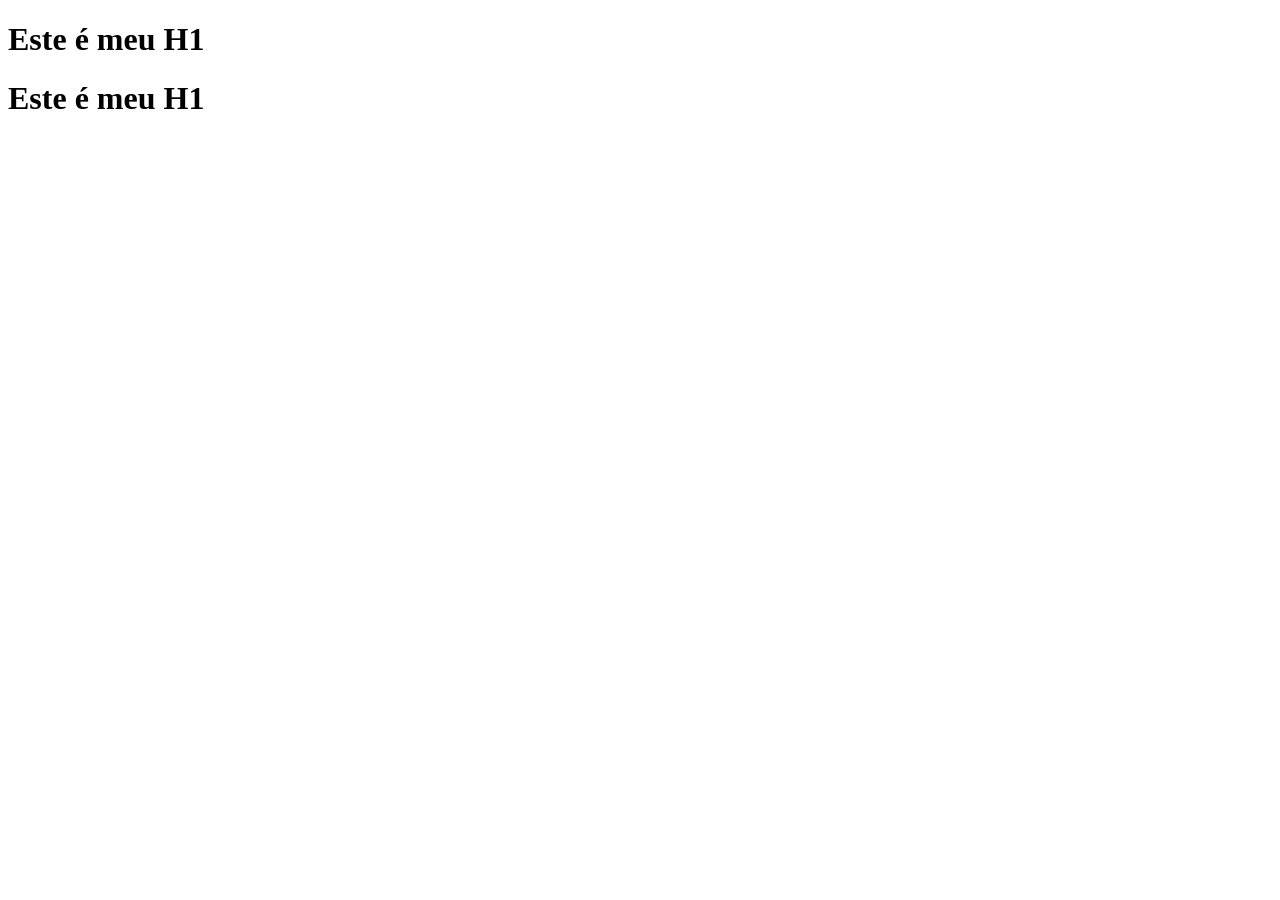
<file: index.html>
<!DOCTYPE html>
<html lang="en">

<head>
  <meta charset="UTF-8">
  <meta name="viewport" content="width=device-width, initial-scale=1.0">
  <link rel="stylesheet" href="style.css">
  <title>Document</title>
</head>

<body>
  <h1>Este é meu H1</h1>
  <h1>Este é meu H1</h1>
</body>

</html>
</file>
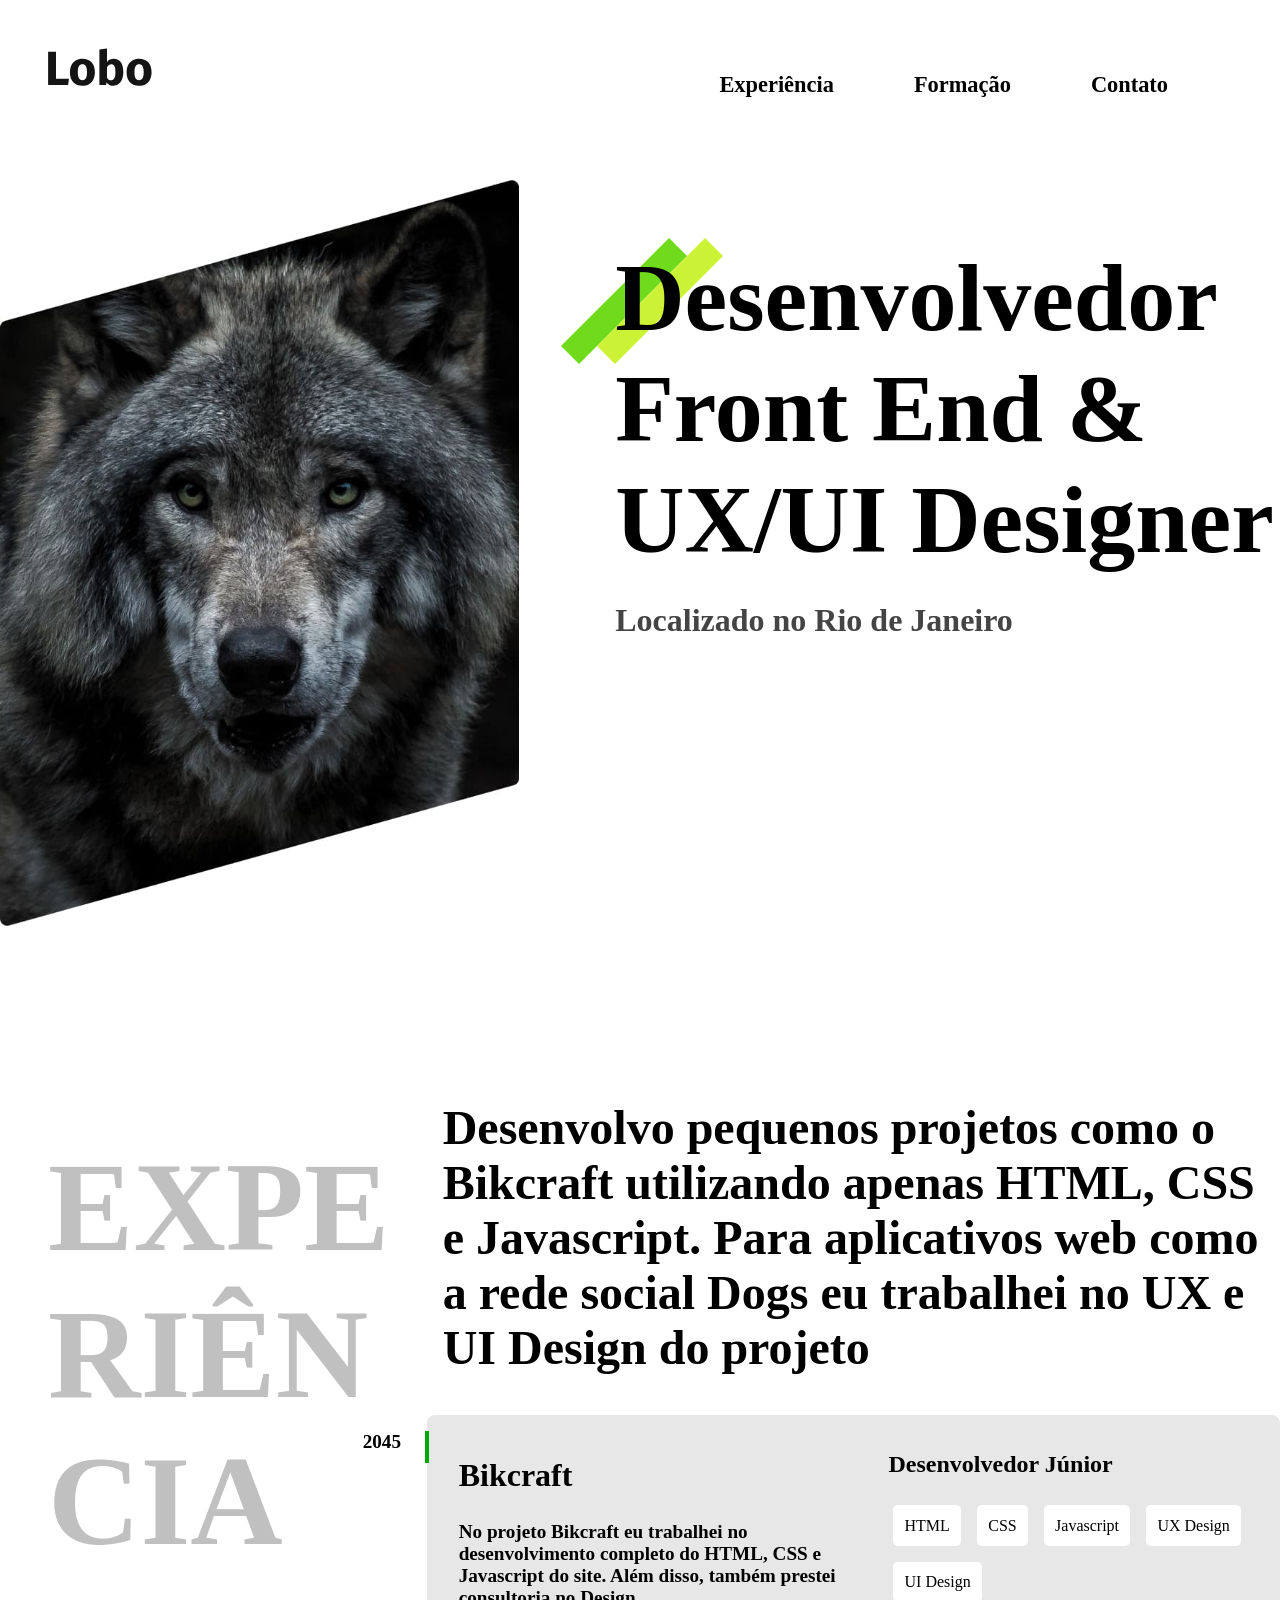
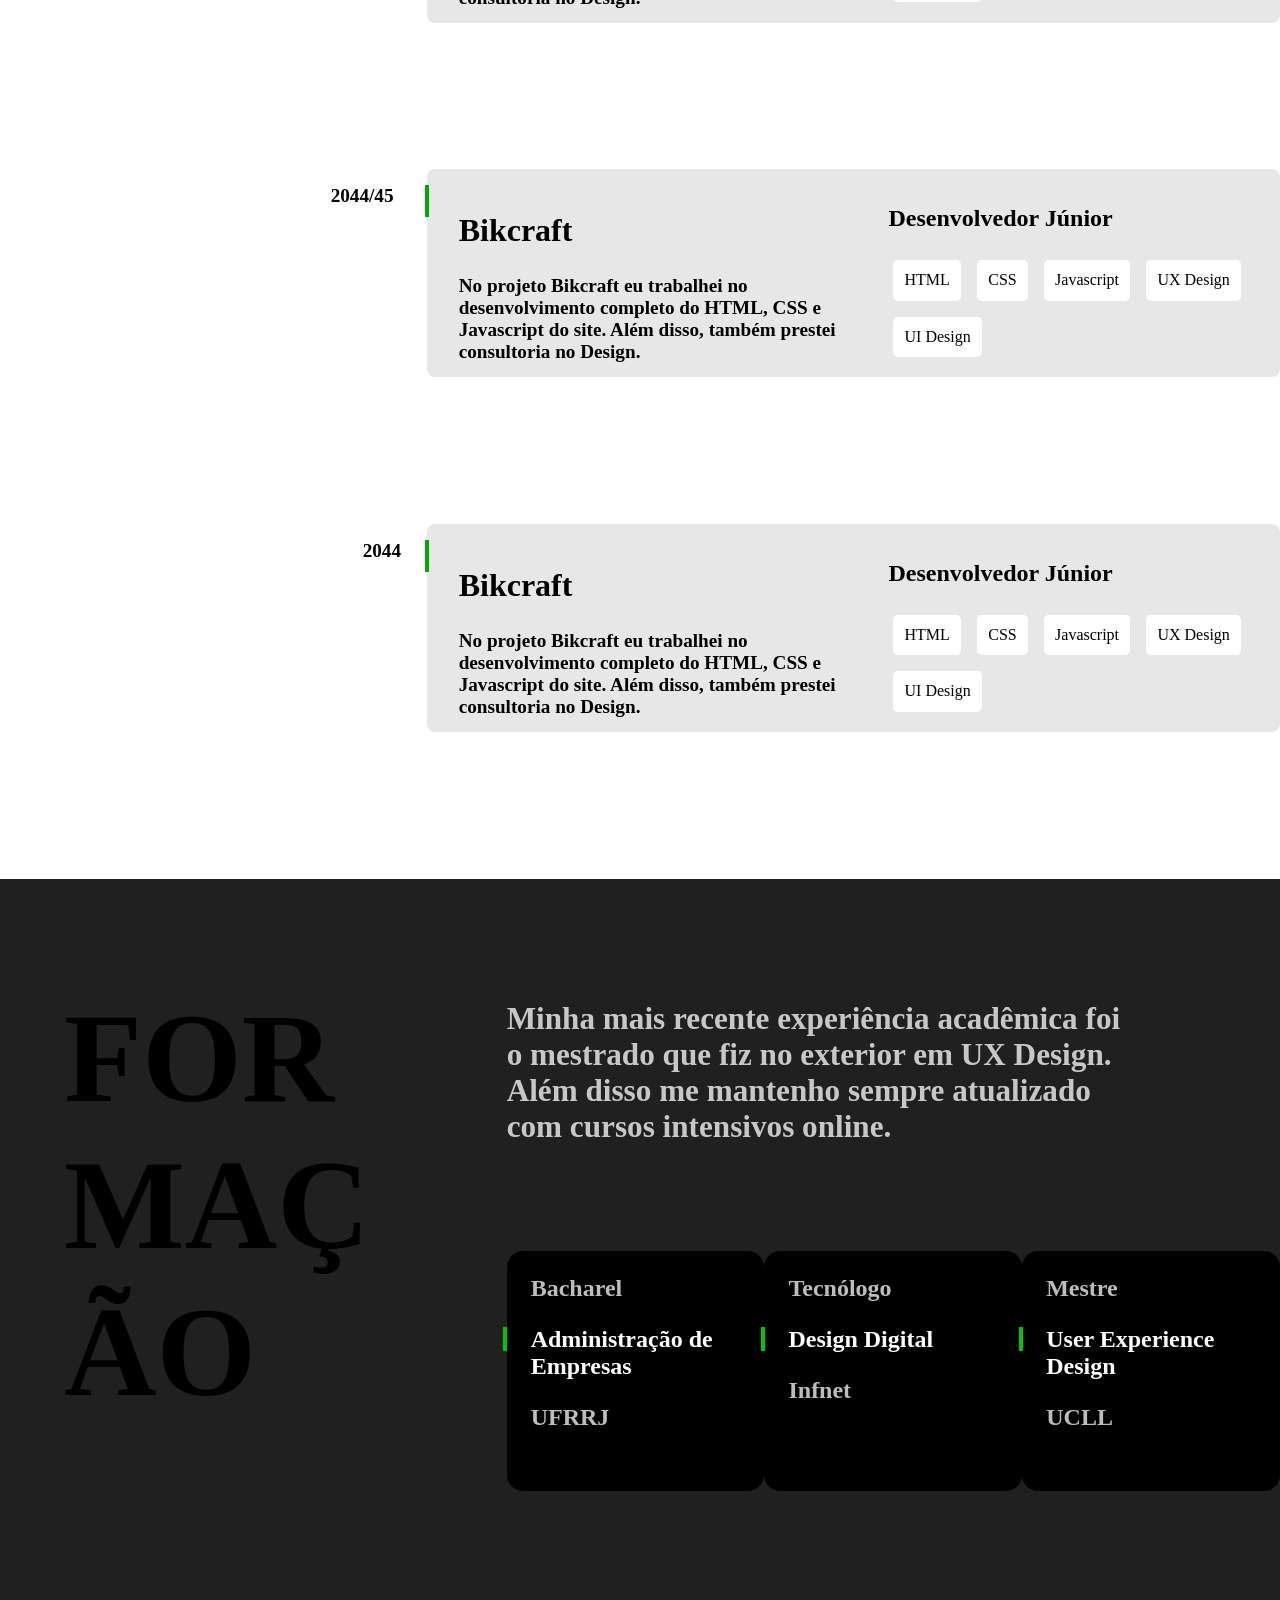
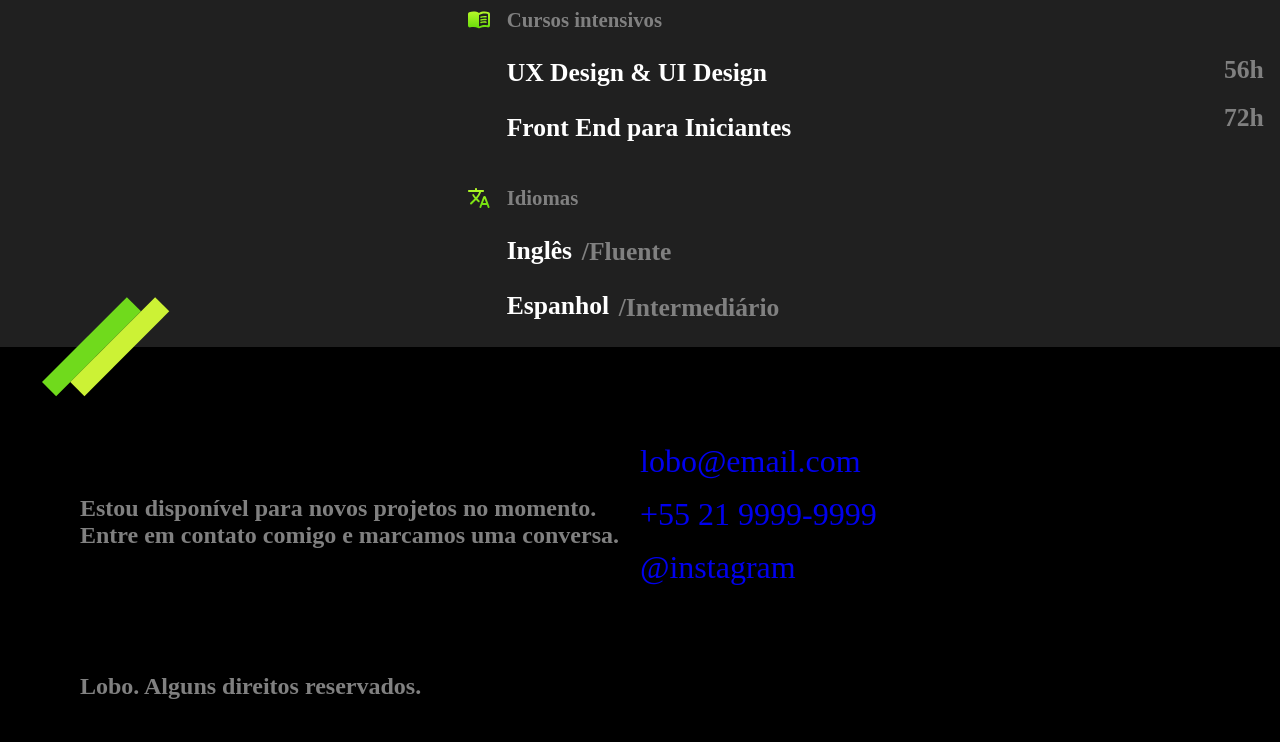
<file: 07 - Portfolio - Exercicio/index.html>
<!DOCTYPE html>
<html lang="en">

<head>
  <meta charset="UTF-8">
  <meta name="viewport" content="width=device-width, initial-scale=1.0">
  <link rel="stylesheet" href="style.css">
  <title>Portfolio</title>
</head>

<body>

  <div class="topo">
    <div class="marca">
      <img src="./img/marca.svg" alt="Marca">
    </div>
    <div class="nav">
      <nav aria-label="Navegacao Primaria">
        <ul class="navegacao">
          <li><a href="/" class="navegacaoItem">Experiência</a></li>
          <li><a href="/" class="navegacaoItem">Formação</a></li>
          <li><a href="/" class="navegacaoItem">Contato</a></li>
        </ul>
      </nav>
    </div>
  </div>

  <div class="perfil">
    <div>
      <img src="./img/perfil.jpg" alt="Foto de Perfil">
    </div>
    <div class="textoPerfil">
      <h1>Desenvolvedor Front End & UX/UI Designer</h1>
      <h2>Localizado no Rio de Janeiro</h2>
    </div>
  </div>


  <div class="experienciaPrincipal">
    <div class="expTexto">
      <h2>EXPERIÊNCIA</h2>
    </div>
    <div class="experiencia">
      <div class="expDescricao">
        <h2>Desenvolvo pequenos projetos como o Bikcraft utilizando apenas HTML, CSS e Javascript. Para aplicativos web como a rede social Dogs eu trabalhei no UX e UI Design do projeto</h2>
      </div>
      <div class="expContainer1">
        <div class="expContainerTexto">
          <h2> Bikcraft </h2>
          <h3> No projeto Bikcraft eu trabalhei no desenvolvimento completo do HTML, CSS e Javascript do site. Além disso, também prestei consultoria no Design.</h3>
        </div>
        <div class="expContainerTecnologias">
          <h2> Desenvolvedor Júnior </h2>
          <ul class="listaTecnologias">
            <li class="expTecnologias">HTML</li>
            <li class="expTecnologias">CSS</li>
            <li class="expTecnologias">Javascript</li>
            <li class="expTecnologias">UX Design</li>
            <li class="expTecnologias">UI Design</li>
          </ul>
        </div>
      </div>

      <div class="expContainer2">
        <div class="expContainerTexto">
          <h2> Bikcraft </h2>
          <h3> No projeto Bikcraft eu trabalhei no desenvolvimento completo do HTML, CSS e Javascript do site. Além disso, também prestei consultoria no Design.</h3>
        </div>
        <div class="expContainerTecnologias">
          <h2> Desenvolvedor Júnior </h2>
          <ul class="listaTecnologias">
            <li class="expTecnologias">HTML</li>
            <li class="expTecnologias">CSS</li>
            <li class="expTecnologias">Javascript</li>
            <li class="expTecnologias">UX Design</li>
            <li class="expTecnologias">UI Design</li>
          </ul>
        </div>
      </div>

      <div class="expContainer3">
        <div class="expContainerTexto">
          <h2> Bikcraft </h2>
          <h3> No projeto Bikcraft eu trabalhei no desenvolvimento completo do HTML, CSS e Javascript do site. Além disso, também prestei consultoria no Design.</h3>
        </div>
        <div class="expContainerTecnologias">
          <h2> Desenvolvedor Júnior </h2>
          <ul class="listaTecnologias">
            <li class="expTecnologias">HTML</li>
            <li class="expTecnologias">CSS</li>
            <li class="expTecnologias">Javascript</li>
            <li class="expTecnologias">UX Design</li>
            <li class="expTecnologias">UI Design</li>
          </ul>
        </div>
      </div>

    </div>
  </div>

  <div class="formacaoPrincipal">
    <div class="formacaoTexto">
      <h2>FORMAÇÃO</h2>
    </div>

    <div class="formacao">
      <div class="formacaoDescricao">
        <h2>Minha mais recente experiência acadêmica foi o mestrado que fiz no exterior em UX Design. Além disso me mantenho sempre atualizado com cursos intensivos online.</h2>
      </div>
      <div class="formacaoContainers">
        <div class="formacaoContainer">
          <div class="formacaoContainerTexto">
            <h3> Bacharel </h3>
            <h2> Administração de Empresas </h2>
            <h3 class="paddingTexto"> UFRRJ </h3>
          </div>
        </div>

        <div class="formacaoContainer">
          <div class="formacaoContainerTexto">
            <h3> Tecnólogo </h3>
            <h2> Design Digital </h2>
            <h3 class="paddingTexto"> Infnet </h3>
          </div>
        </div>

        <div class="formacaoContainer">
          <div class="formacaoContainerTexto">
            <h3> Mestre </h3>
            <h2> User Experience Design </h2>
            <h3 class="paddingTexto"> UCLL </h3>
          </div>
        </div>
      </div>

      <div class="formacaoExtras">
        <div>
          <h2 class="iconeCursos"> Cursos intensivos</h2>
          <h3 class="tempoCursos1">UX Design & UI Design</h3>
          <h3 class="tempoCursos2">Front End para Iniciantes</h3>
        </div>

        <div>
          <h2 class="iconeIdiomas"> Idiomas</h2>
          <h3 class="textoIdiomas1">Inglês</h3>
          <h3 class="textoIdiomas2">Espanhol</h3>
        </div>
      </div>

    </div>
  </div>


  <div class="footer">
    <div class="textoContato">
      <div>
        <h2>Estou disponível para novos projetos no momento. Entre em contato comigo e marcamos uma conversa. </h2>
      </div>
      <div>
        <h3>Lobo. Alguns direitos reservados.</h3>
      </div>
    </div>
    <div class="contatos">
      <a href="/">lobo@email.com</a>
      <a href="/">+55 21 9999-9999</a>
      <a href="/">@instagram</a>
    </div>
  </div>


</html>
</file>
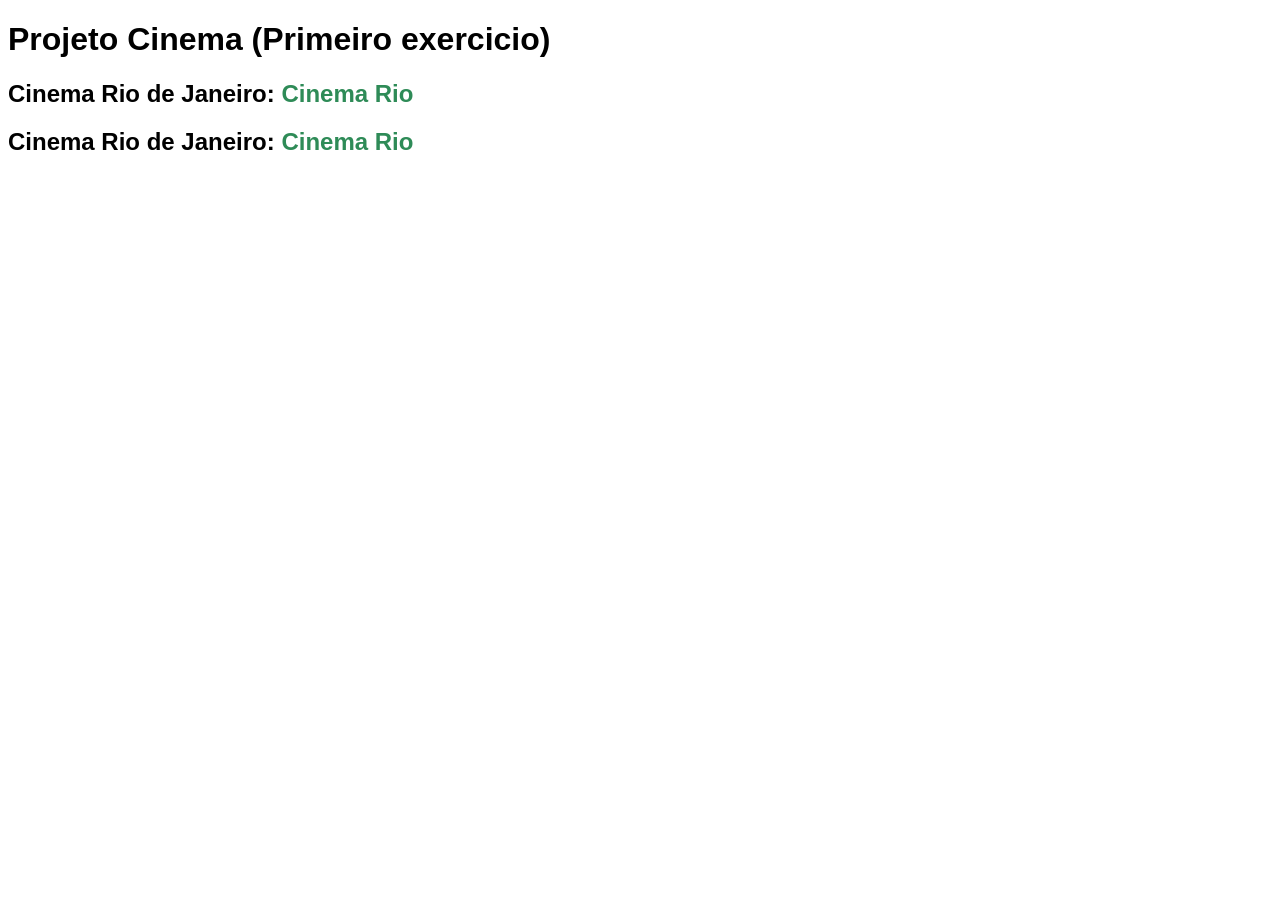
<file: cinema/index.html>
<!DOCTYPE html>
<html lang="en">

<head>
  <meta charset="UTF-8">
  <meta name="viewport" content="width=device-width, initial-scale=1.0">
  <link rel="stylesheet" href="./css/style.css">
  <title>Projeto Cinema (Primeiro exercicio)</title>
</head>

<body>
  <h1>Projeto Cinema (Primeiro exercicio)</h1>
  <h2>Cinema Rio de Janeiro: <a href="./estados/rj.html">Cinema Rio</a></h2>
  <h2>Cinema Rio de Janeiro: <a href="./estados/sp.html">Cinema Rio</a></h2>
</body>

</html>
</file>
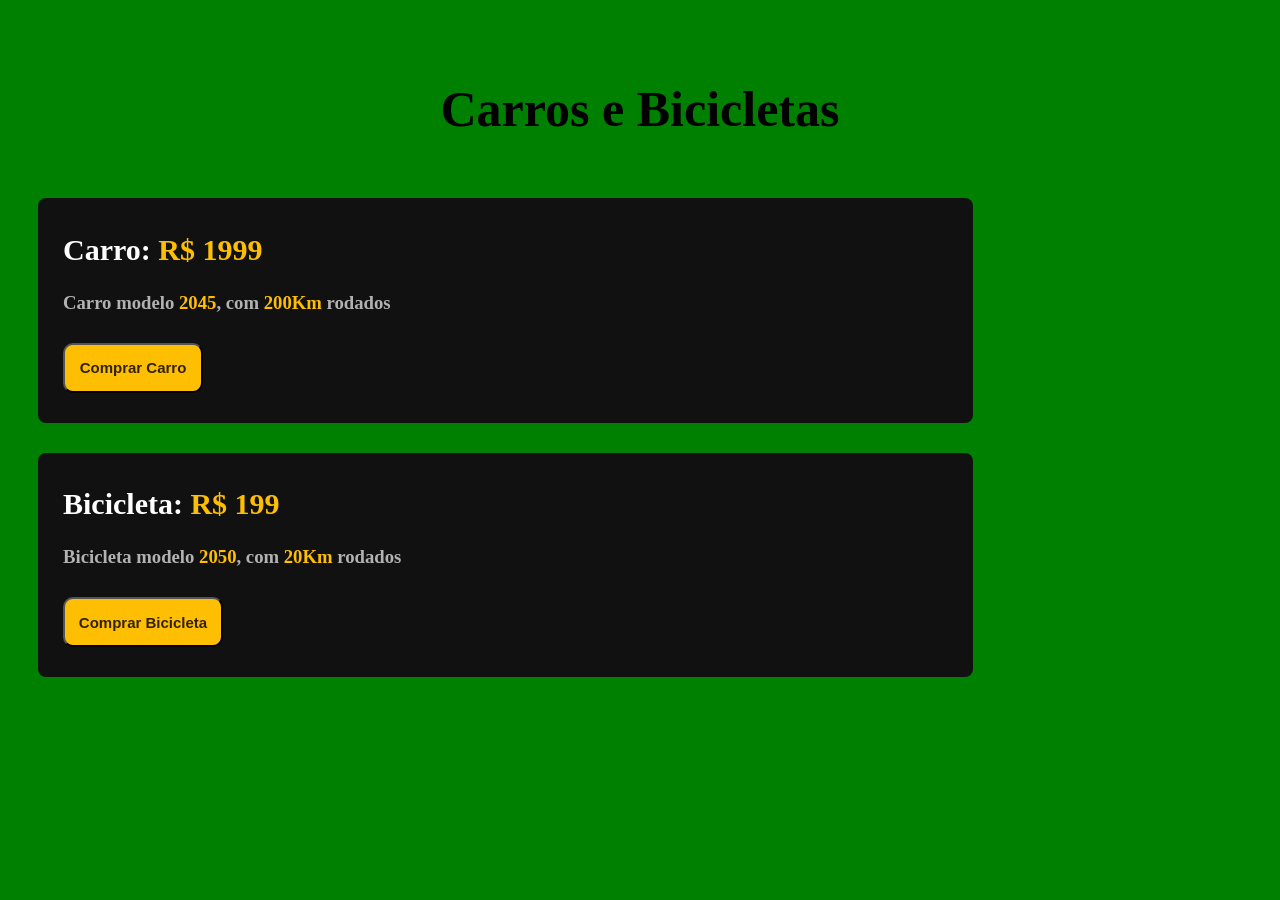
<file: exercicio 2/index.html>
<!DOCTYPE html>
<html lang="en">

<head>
  <meta charset="UTF-8">
  <meta name="viewport" content="width=device-width, initial-scale=1.0">
  <link rel="stylesheet" href="style.css">
  <title>Carros e Bicicletas</title>
</head>

<body>
  <h1>Carros e Bicicletas</h1>
  <div class="divisao">
    <div>
      <h2 class="produto"><strong>Carro:</strong> <span class="amarelo">R$ 1999</span></h2>
    </div>
    <div>
      <h3>Carro modelo <span class="amarelo">2045</span>, com <span class="amarelo">200Km</span> rodados </h3>
    </div>
    <div>
      <button class="carro"><strong>Comprar Carro</strong></button>
    </div>
  </div>

  <div class="divisao">
    <div>
      <h2 class="produto">Bicicleta: <span class="amarelo">R$ 199</span></h2>
    </div>
    <div>
      <h3>Bicicleta modelo <span class="amarelo">2050</span>, com <span class="amarelo">20Km</span> rodados </h3>
    </div>
    <div>
      <button class="bicicleta"><strong>Comprar Bicicleta</strong></button>
    </div>
  </div>

</body>

</html>
</file>
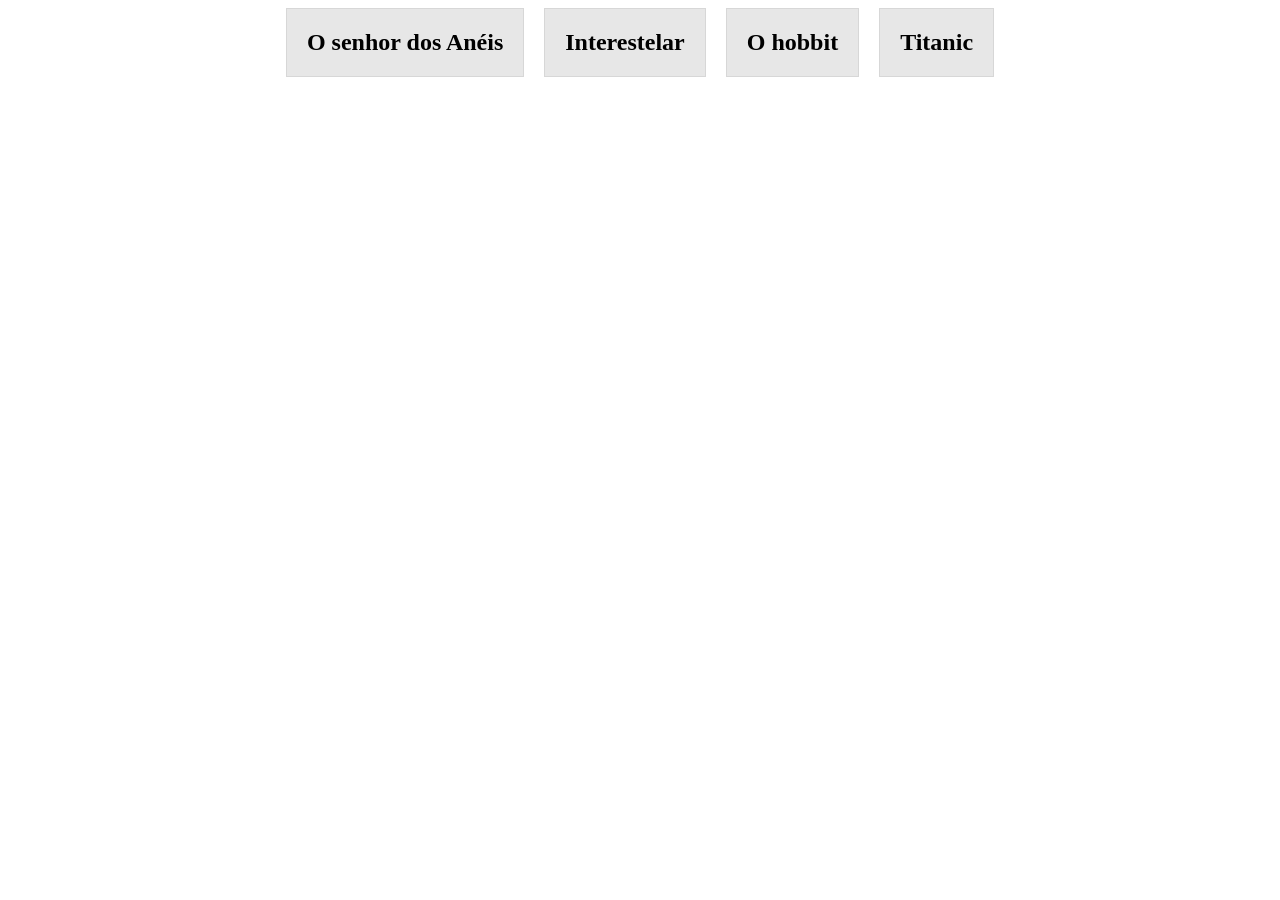
<file: Flexbox/index.html>
<!DOCTYPE html>
<html lang="en">

<head>
  <meta charset="UTF-8">
  <meta name="viewport" content="width=device-width, initial-scale=1.0">
  <link rel="stylesheet" href="style.css">
  <title>Document</title>
</head>



<body>
  <div class="flex">
    <h2>O senhor dos Anéis</h2>
    <h2>Interestelar</h2>
    <h2>O hobbit</h2>
    <h2>Titanic</h2>
  </div>
</body>

</html>
</file>
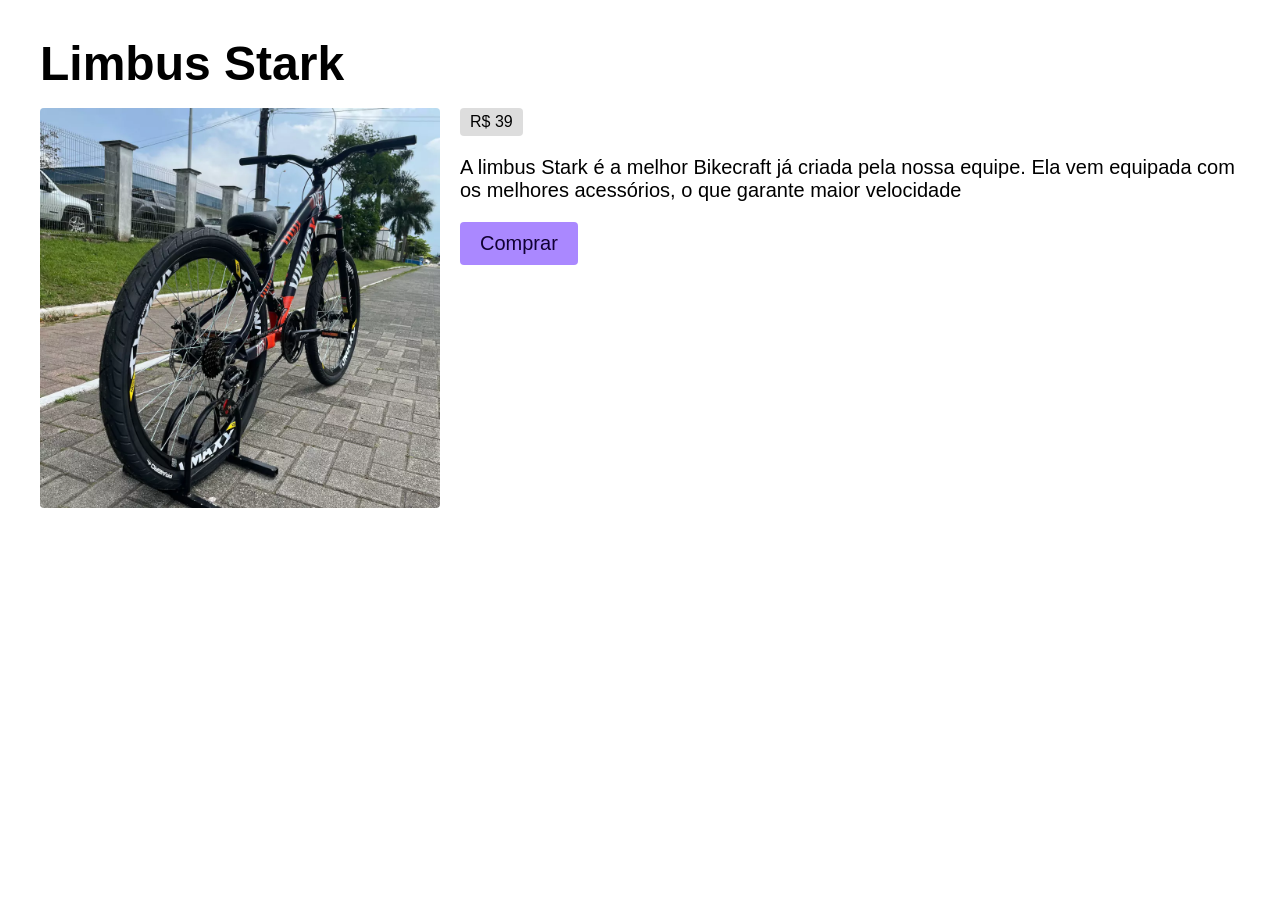
<file: Grid Columns/index.html>
<!DOCTYPE html>
<html lang="en">

<head>
  <meta charset="UTF-8">
  <meta name="viewport" content="width=device-width, initial-scale=1.0">
  <link rel="stylesheet" href="style.css">
  <title>Document</title>
</head>

<body>
  <div class="grid">
    <h1 class="titulo">Limbus Stark</h1>
    <img class="foto" src="./bikefoda.png" alt="Bicicleta preta muito foda viado">
    <div class="info">
      <span class="preco">R$ 39</span>
      <p class="descricao">A limbus Stark é a melhor Bikecraft já criada pela nossa equipe. Ela vem equipada com os melhores acessórios, o que garante maior velocidade</p>
      <a class="comprar" href="/">Comprar</a>
    </div>
  </div>
</body>

</html>
</file>
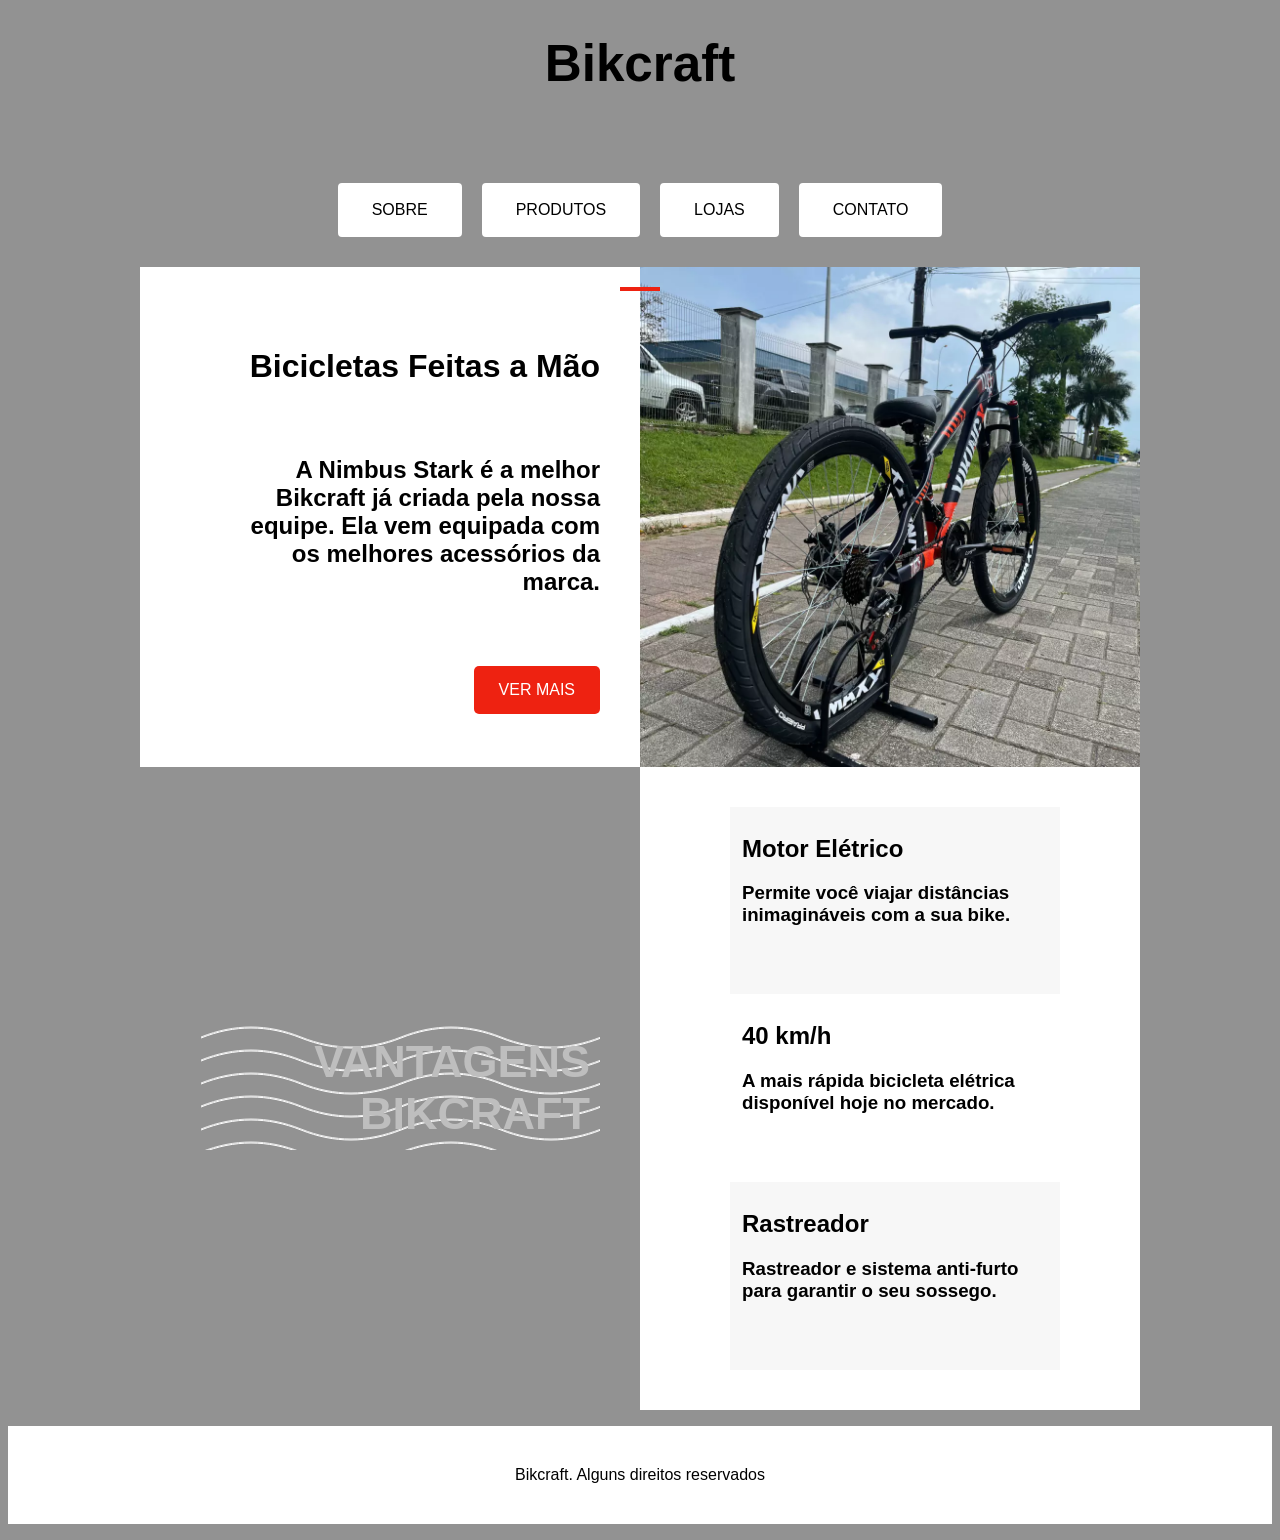
<file: posicionamento exercicios/index.html>
<!DOCTYPE html>
<html lang="en">

<head>
  <meta charset="UTF-8">
  <meta name="viewport" content="width=device-width, initial-scale=1.0">
  <link rel="stylesheet" href="style.css">
  <title>Bikcraft</title>
</head>

<body>

  <h1 class="titulo">Bikcraft</h1>

  <nav aria-label="primaria">
    <ul class="menu">
      <li><a href="/" class="menuitem">SOBRE</a></li>
      <li><a href="/" class="menuitem">PRODUTOS</a></li>
      <li><a href="/" class="menuitem">LOJAS</a></li>
      <li><a href="/" class="menuitem">CONTATO</a></li>
    </ul>
  </nav>

  <div class="introducao">
    <div class="introducaotexto">
      <h1>Bicicletas Feitas a Mão</h1>
      <h2>A Nimbus Stark é a melhor Bikcraft já criada pela nossa equipe. Ela vem equipada com os melhores acessórios da marca.</h2>
      <a class="botao" href="#">VER MAIS</a>
    </div>
    <img src="./bikefoda.png" alt="Bikecraft">
  </div>

  <div class="vantagens">
    <div class="vantagens1">
      <h2 class="vantagenstitulo">VANTAGENS BIKCRAFT</h1>
    </div>
    <article>
      <div class="vantagenstexto">
        <ul>
          <li class="vantagensitem">
            <h2>Motor Elétrico</h2>
            <h3>Permite você viajar distâncias inimagináveis com a sua bike.</h3>
          </li>
          <li class="vantagensitem">
            <h2>40 km/h</h2>
            <h3>A mais rápida bicicleta elétrica disponível hoje no mercado.</h3>
          </li>
          <li class="vantagensitem">
            <h2>Rastreador</h2>
            <h3>Rastreador e sistema anti-furto para garantir o seu sossego.</h3>
          </li>
        </ul>
      </div>
    </article>
  </div>

  <p class="footer"> Bikcraft. Alguns direitos reservados </p>

</body>


</html>
</file>
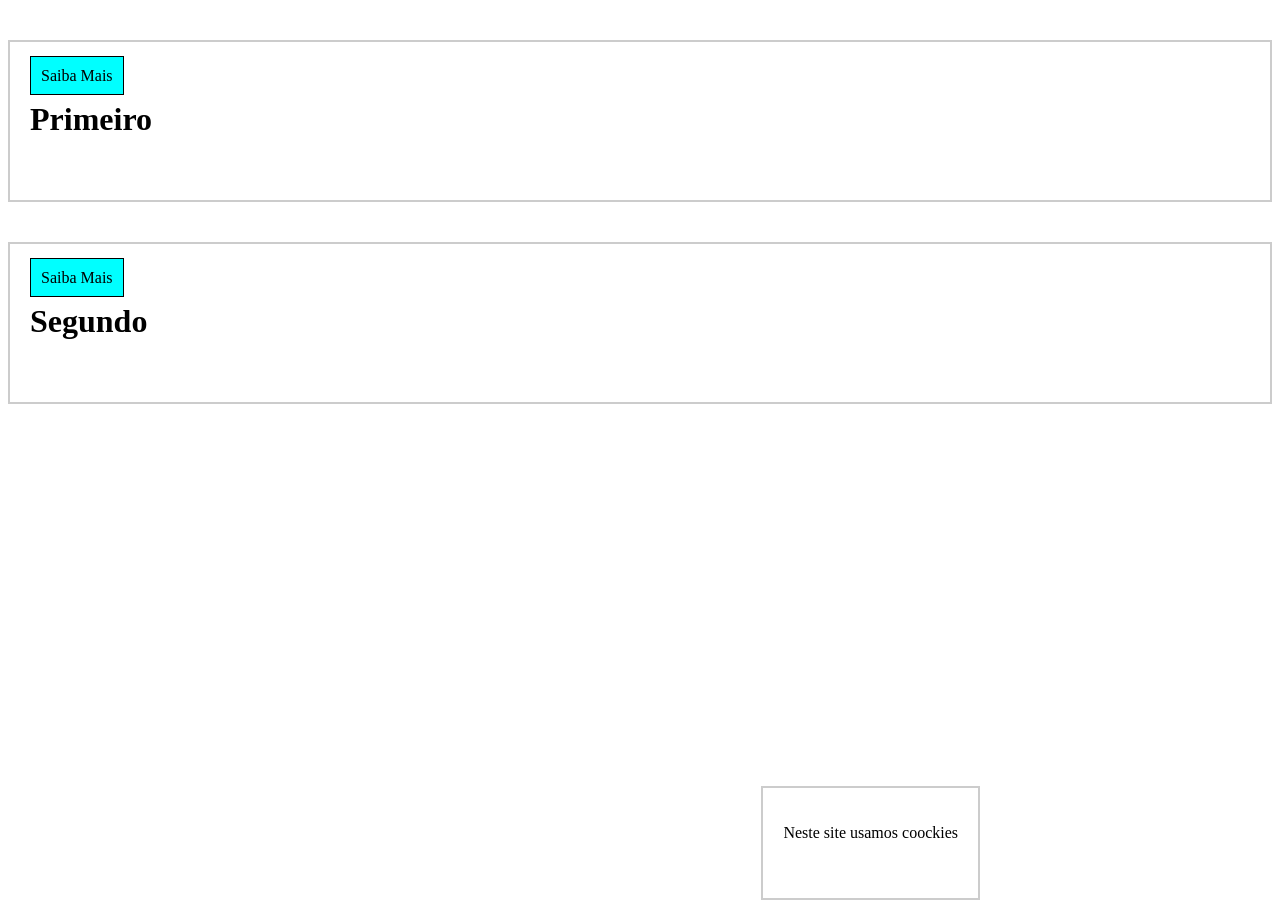
<file: Position/index.html>
<!DOCTYPE html>
<html lang="en">

<head>
  <meta charset="UTF-8">
  <meta name="viewport" content="width=device-width, initial-scale=1.0">
  <link rel="stylesheet" href="style.css">
  <title>Position</title>
</head>



<body>
  <div>
    <span>Saiba Mais</span>
    <h1>Primeiro</h1>
  </div>

  <div>
    <span>Saiba Mais</span>
    <h1>Segundo</h1>
  </div>

  <div class="fixo">
    <p>Neste site usamos coockies</p>
  </div>

</body>

</html>
</file>
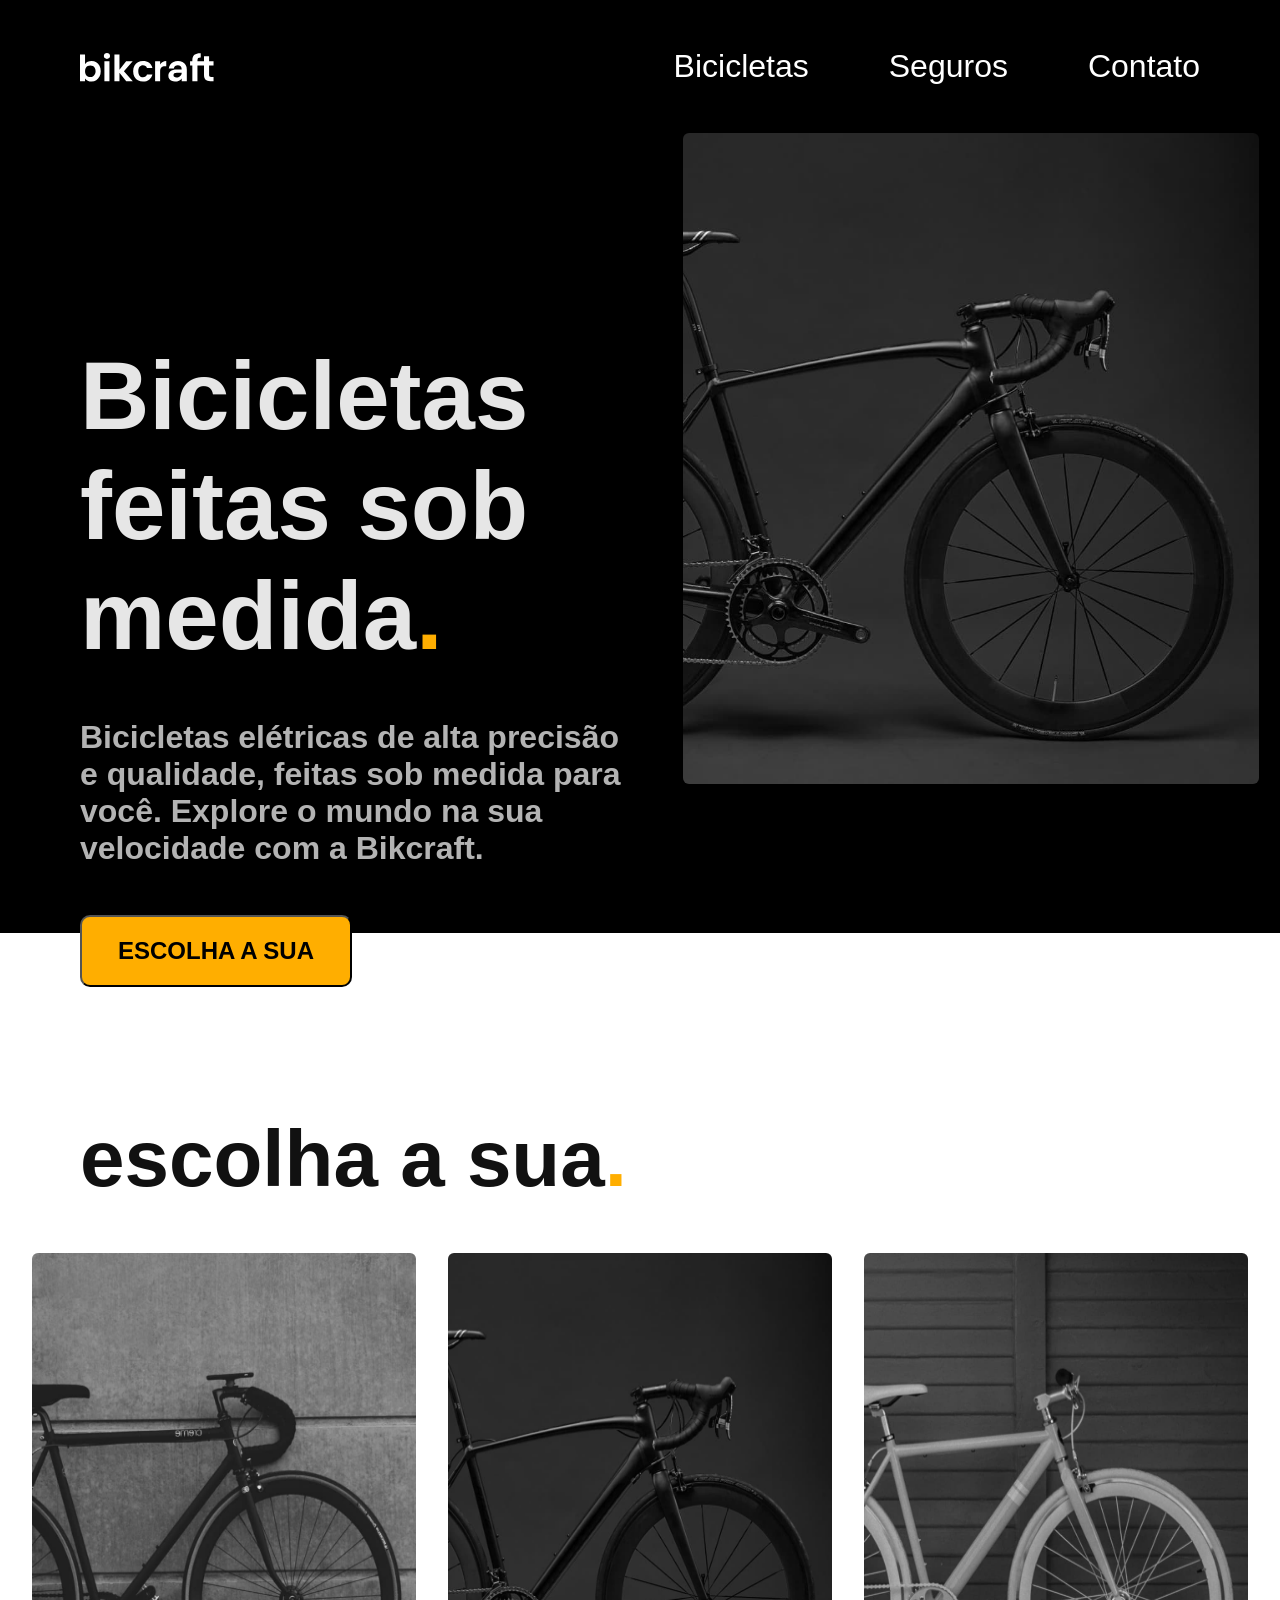
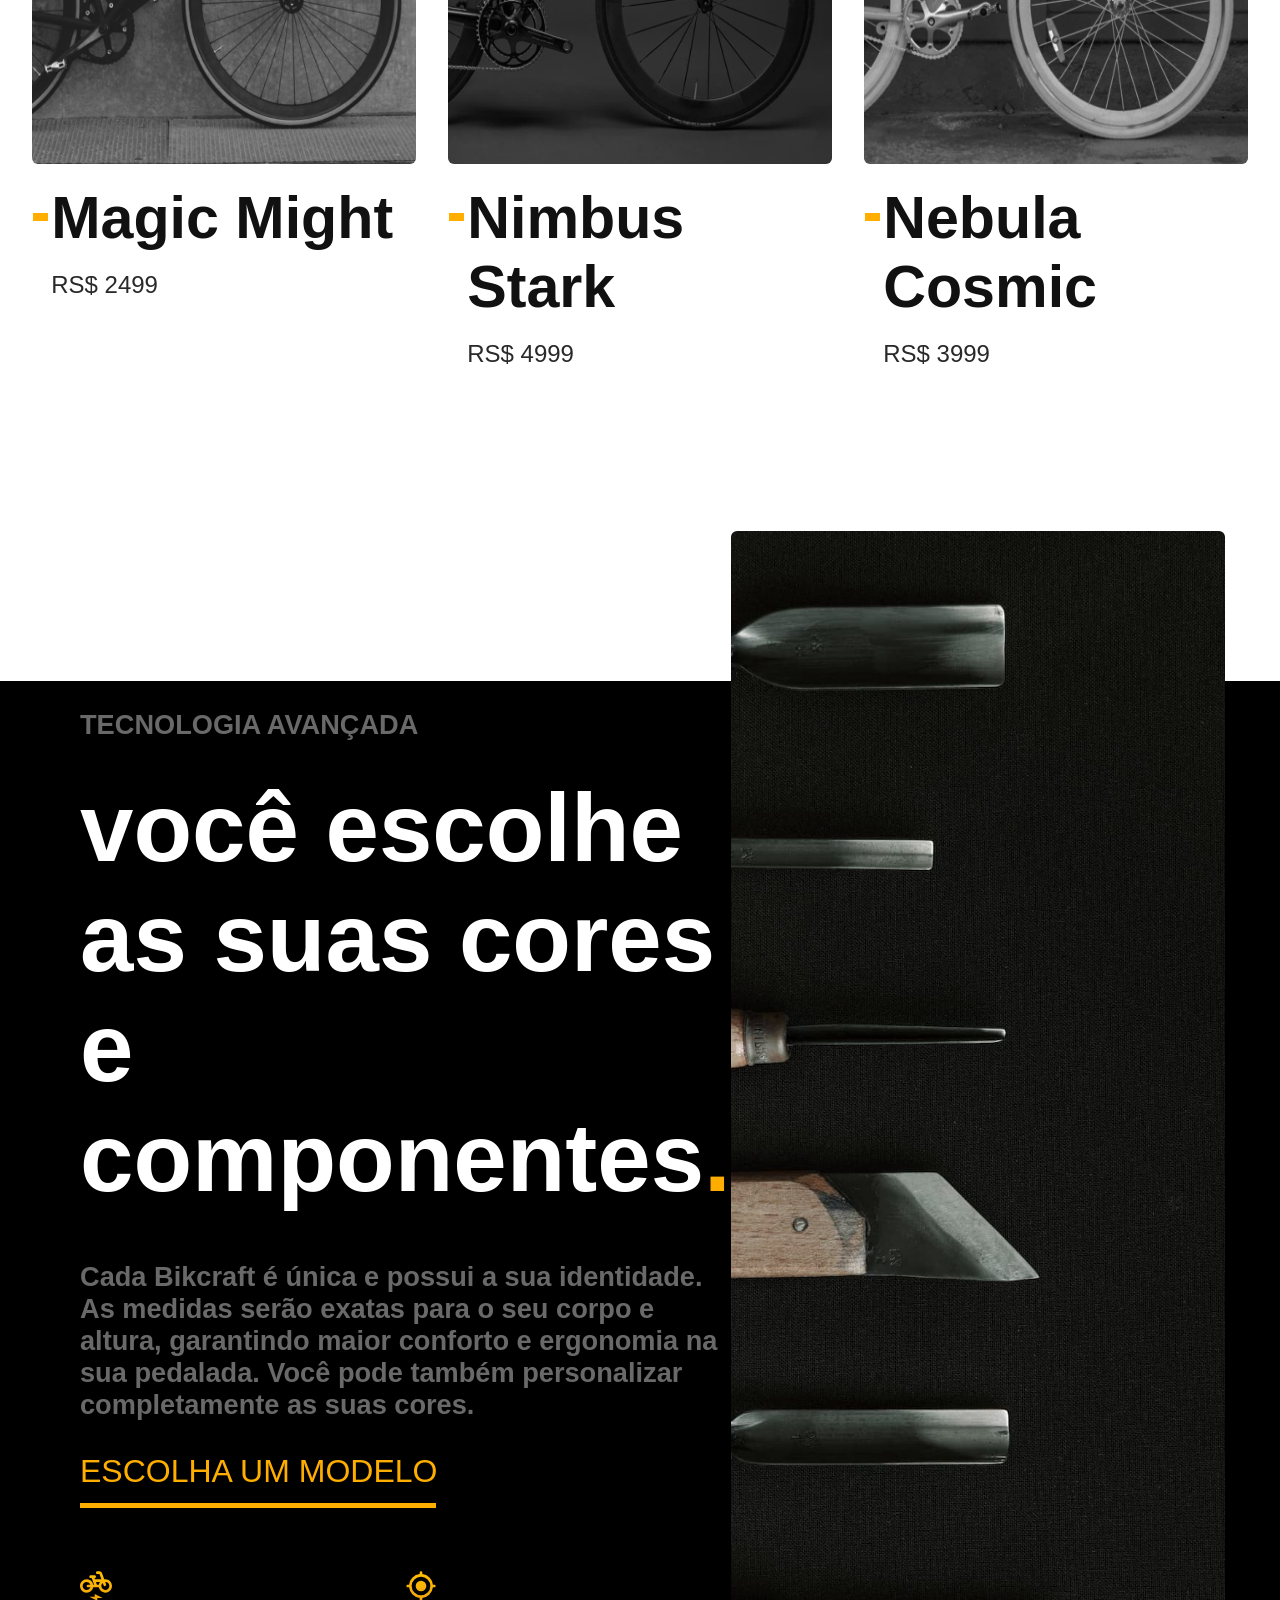
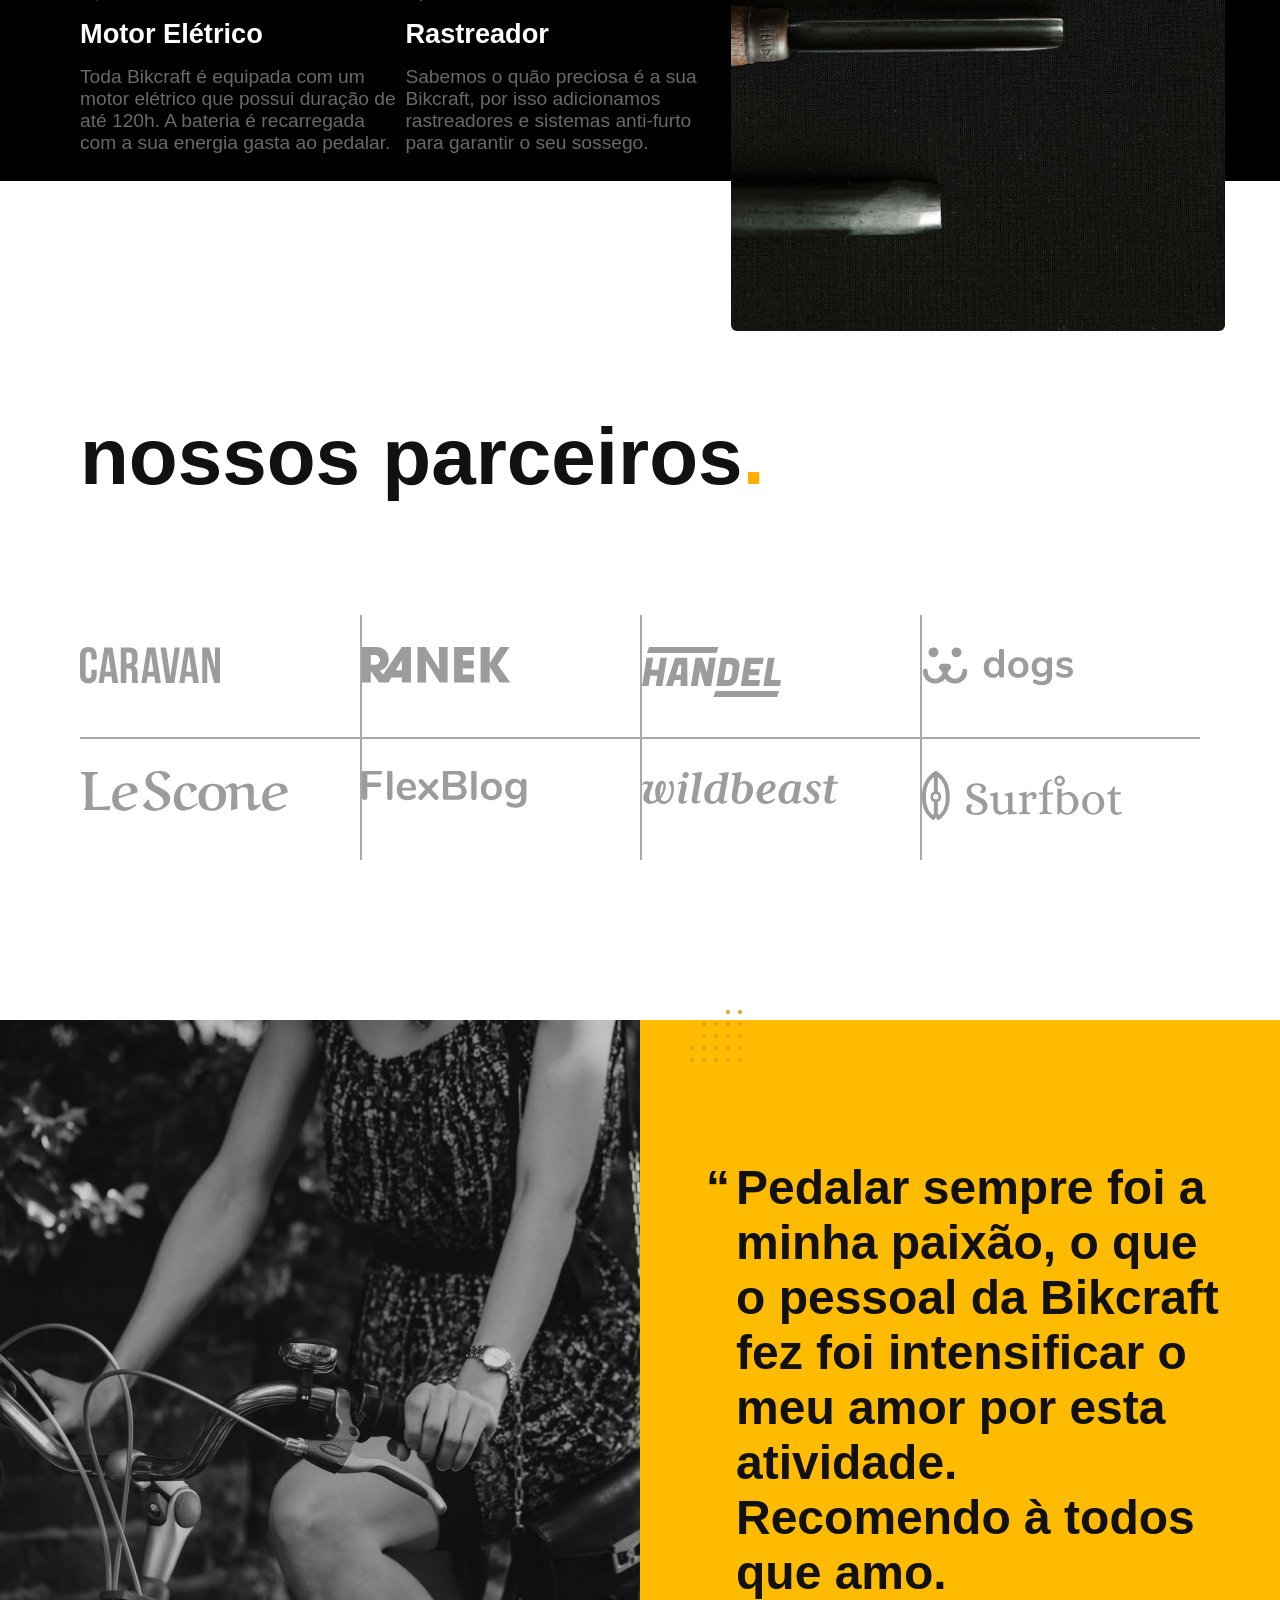
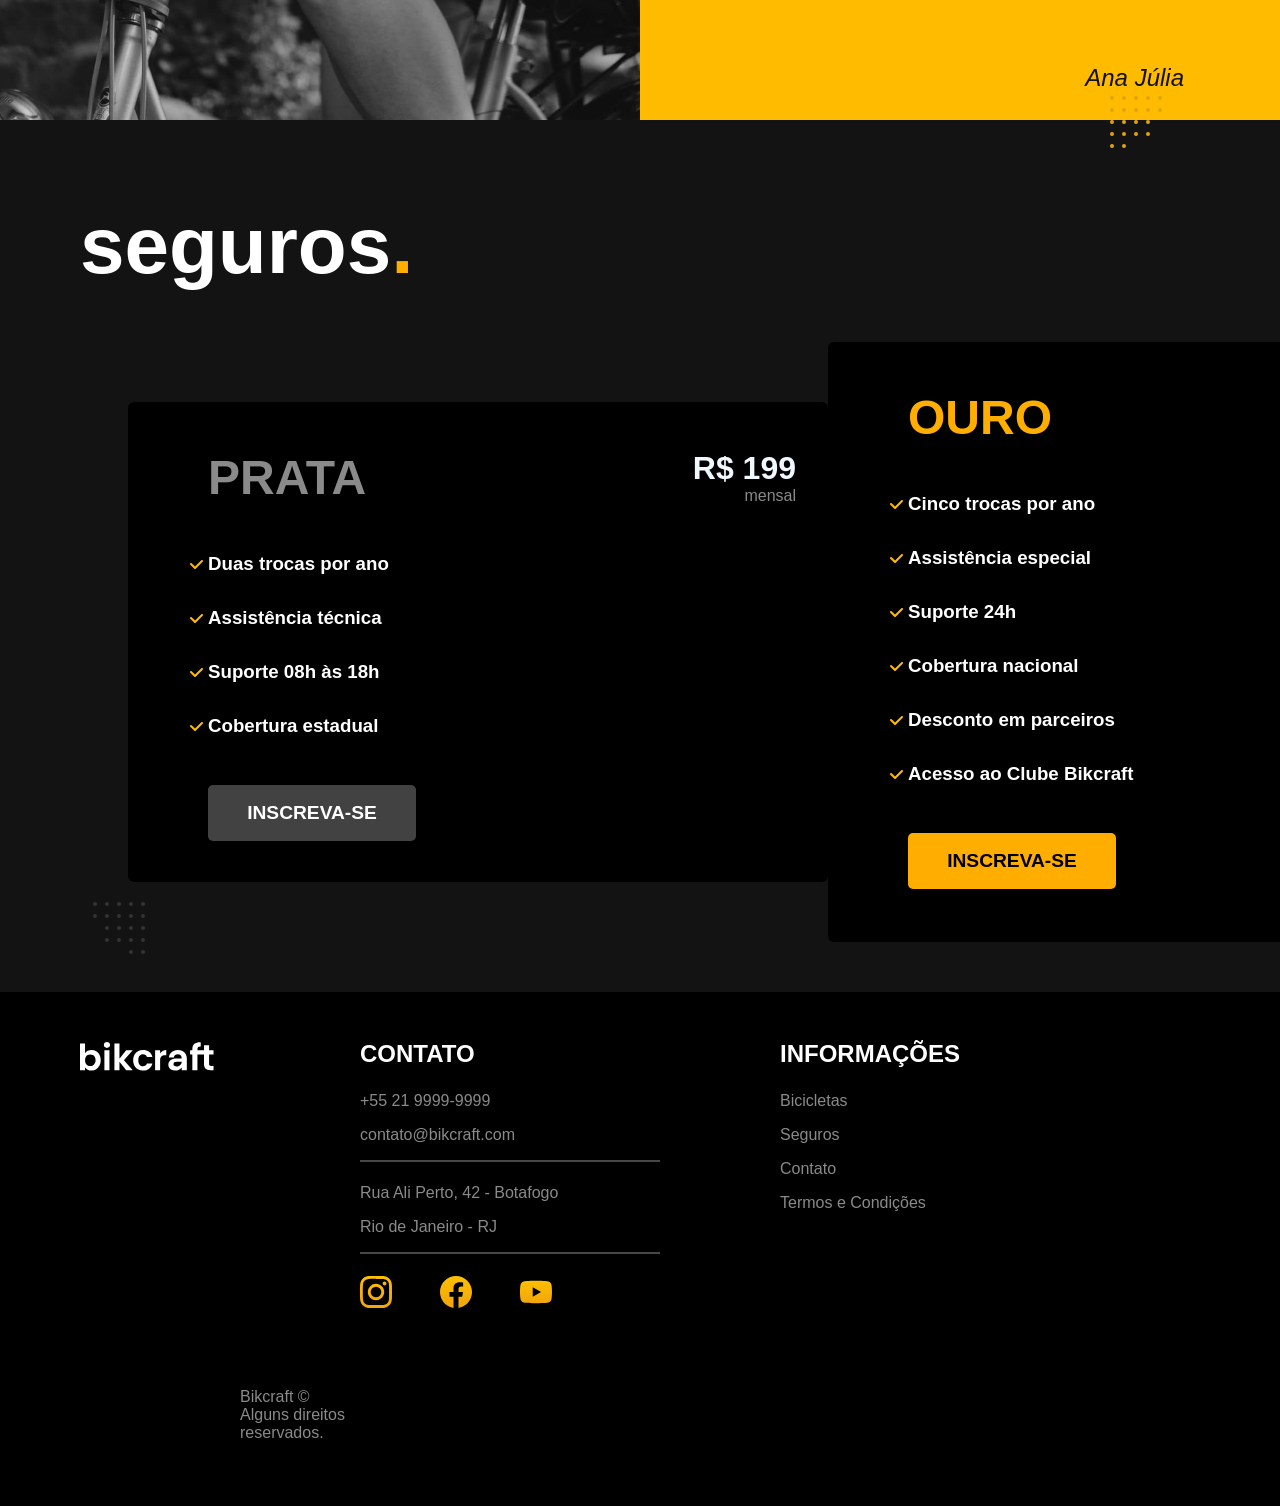
<file: Projeto Final - Queops/html/index.html>
<!DOCTYPE html>
<html lang="en">

<head>
  <meta charset="UTF-8">
  <meta name="viewport" content="width=device-width, initial-scale=1.0">
  <link rel="stylesheet" href="../css/style.css">

  <link rel="icon" type="image/x-icon" href="../img/favicon.svg">

  <title>Bikcraft Home</title>
</head>

<body>
  <header>
    <div class="header-div">
      <a href="./index.html"><img src="../img/bikcraft.svg" border="0"></a>
      <nav aria-label="Primary">
        <ul class="header-list">
          <li><a class="header-link" href="./bicycles.html">Bicicletas</a></li>
          <li><a class="header-link" href="">Seguros</a></li>
          <li><a class="header-link" href="">Contato</a></li>
        </ul>
      </nav>
    </div>
  </header>

  <div class="title-div">
    <div class="title-description">
      <h1>Bicicletas feitas sob medida<span class="title-span">.</span></h1>
      <h2>Bicicletas elétricas de alta precisão e qualidade, feitas sob medida para você. Explore o mundo na sua velocidade com a Bikcraft.</h2>
      <button>ESCOLHA A SUA</button>
    </div>
    <div class="title-image">
      <picture>
        <img src="../img/bicicletas/nimbus-home.jpg" alt="Bycicle example image">
      </picture>
    </div>
  </div>

  <article>
    <h2 class="catalog-h1">escolha a sua<span class="catalog-span">.</span></h2>
    <ul class="catalog-list">
      <li class="catalog-product">
        <img src="../img/bicicletas/magic-home.jpg" alt="Magic Might image">
        <h3>Magic Might</h3>
        <p> RS$ 2499</p>
      </li>
      <li class="catalog-product">
        <img src="../img/bicicletas/nimbus-home.jpg" alt="Nimbus Stark image">
        <h3>Nimbus Stark</h3>
        <p> RS$ 4999</p>
      </li>
      <li class="catalog-product">
        <img src="../img/bicicletas/nebula-home.jpg" alt="Nebula Cosmic image">
        <h3>Nebula Cosmic</h3>
        <p> RS$ 3999</p>
      </li>
    </ul>
  </article>

  <div class="tecnologies-div">
    <div class="tecnologies-text">
      <h3>TECNOLOGIA AVANÇADA</h3>
      <h2>você escolhe as suas cores e componentes<span class="title-span">.</span></h2>
      <h3>Cada Bikcraft é única e possui a sua identidade. As medidas serão exatas para o seu corpo e altura, garantindo maior conforto e ergonomia na sua pedalada. Você pode também personalizar completamente as suas cores.</h3>
      <a class="tecnologies-link" href="">ESCOLHA UM MODELO</a>
      <div class="tecnologies-div2">
        <div>
          <img src="../img/icones/eletrica.svg" alt="Eletric">
          <h3>Motor Elétrico</h3>
          <p>Toda Bikcraft é equipada com um motor elétrico que possui duração de até 120h. A bateria é recarregada com a sua energia gasta ao pedalar.</p>
        </div>
        <div>
          <img src="../img/icones/rastreador.svg" alt="Tracker">
          <h3>Rastreador</h3>
          <p>Sabemos o quão preciosa é a sua Bikcraft, por isso adicionamos rastreadores e sistemas anti-furto para garantir o seu sossego.</p>
        </div>
      </div>
    </div>
    <div class="tecnologies-image">
      <picture>
        <img src="../img/fotos/tecnologia.jpg" alt="Tools Image">
      </picture>
    </div>
  </div>


  <h2 class="partners-text">nossos parceiros<span class="title-span">.</span></h2>
  <ul class="partners-list">
    <li class="partner"><img src="../img/parceiros/caravan.svg" alt="Caravan"></li>
    <li class="partner"><img src="../img/parceiros/ranek.svg" alt="Ranek"></li>
    <li class="partner"><img src="../img/parceiros/handel.svg" alt="Handel"></li>
    <li class="partner"><img src="../img/parceiros/dogs.svg" alt="Dogs"></li>
    <li class="partner"><img src="../img/parceiros/lescone.svg" alt="LeScone"></li>
    <li class="partner"><img src="../img/parceiros/flexblog.svg" alt="FlexBlog"></li>
    <li class="partner"><img src="../img/parceiros/wildbeast.svg" alt="Wildbeast"></li>
    <li class="partner"><img src="../img/parceiros/surfbot.svg" alt="Surfbot"></li>
  </ul>
  </article>


  <div class="quote-div">
    <div class="quote-image">
      <picture>
        <img src="../img/fotos/depoimento.jpg" alt="">
      </picture>
    </div>
    <div class="quote-text">
      <blockquote>
        <h3>Pedalar sempre foi a minha paixão, o que o pessoal da Bikcraft fez foi intensificar o meu amor por esta atividade. Recomendo à todos que amo.</h3>
      </blockquote>
      <cite>
        <p>Ana Júlia</p>
      </cite>
    </div>
  </div>


  <h2 class="insurance">seguros<span class="title-span">.</span></h2>
  <div class="insurance-div">
    <div class="insurance-silver">
      <div class="insurance-silver-text">
        <h2>PRATA</h2>
        <h3>Duas trocas por ano</h3>
        <h3>Assistência técnica</h3>
        <h3>Suporte 08h às 18h</h3>
        <h3>Cobertura estadual</h3>
        <button>INSCREVA-SE</button>
      </div>
      <div class="insurance-silver-price">
        <h4>R$ 199</h4>
        <span>mensal</span>
      </div>
    </div>
    <div class="insurance-gold">
      <div class="insurance-gold-text">
        <h2>OURO</h2>
        <h3>Cinco trocas por ano</h3>
        <h3>Assistência especial</h3>
        <h3>Suporte 24h</h3>
        <h3>Cobertura nacional</h3>
        <h3>Desconto em parceiros</h3>
        <h3>Acesso ao Clube Bikcraft</h3>
        <button>INSCREVA-SE</button>
      </div>
      <div class="insurance-gold-price">
        <h4>R$ 299</h4>
        <span>mensal</span>
      </div>
    </div>
  </div>

  <footer>
    <div class="footer-div">
      <div>
        <img class="footer-img" src="../img/bikcraft.svg" alt="Bikcraft Title">
      </div>
      <div class="footer-text">
        <h3>CONTATO</h3>
        <nav>
          <ul>
            <li>+55 21 9999-9999</li>
            <li>contato@bikcraft.com</li>
            <li class="footer-detalhe">Rua Ali Perto, 42 - Botafogo</li>
            <li>Rio de Janeiro - RJ</li>
            <div class="networks footer-detalhe">
              <li><img src="../img/redes/instagram-p.svg" alt=""></li>
              <li><img src="../img/redes/facebook-p.svg" alt=""></li>
              <li><img src="../img/redes/youtube-p.svg" alt=""></li>
            </div>
          </ul>
        </nav>
      </div>
      <div class="footer-text">
        <h3>INFORMAÇÕES</h3>
        <nav>
          <ul>
            <li><a href="./bicicletas.html">Bicicletas</a></li>
            <li><a href="./seguros.html">Seguros</a></li>
            <li><a href="./contato.html">Contato</a></li>
            <li><a href="./termos.html">Termos e Condições</a></li>
          </ul>
        </nav>
      </div>
      <p class="rights">Bikcraft © Alguns direitos reservados.</p>
    </div>
  </footer>

</body>

</html>
</file>
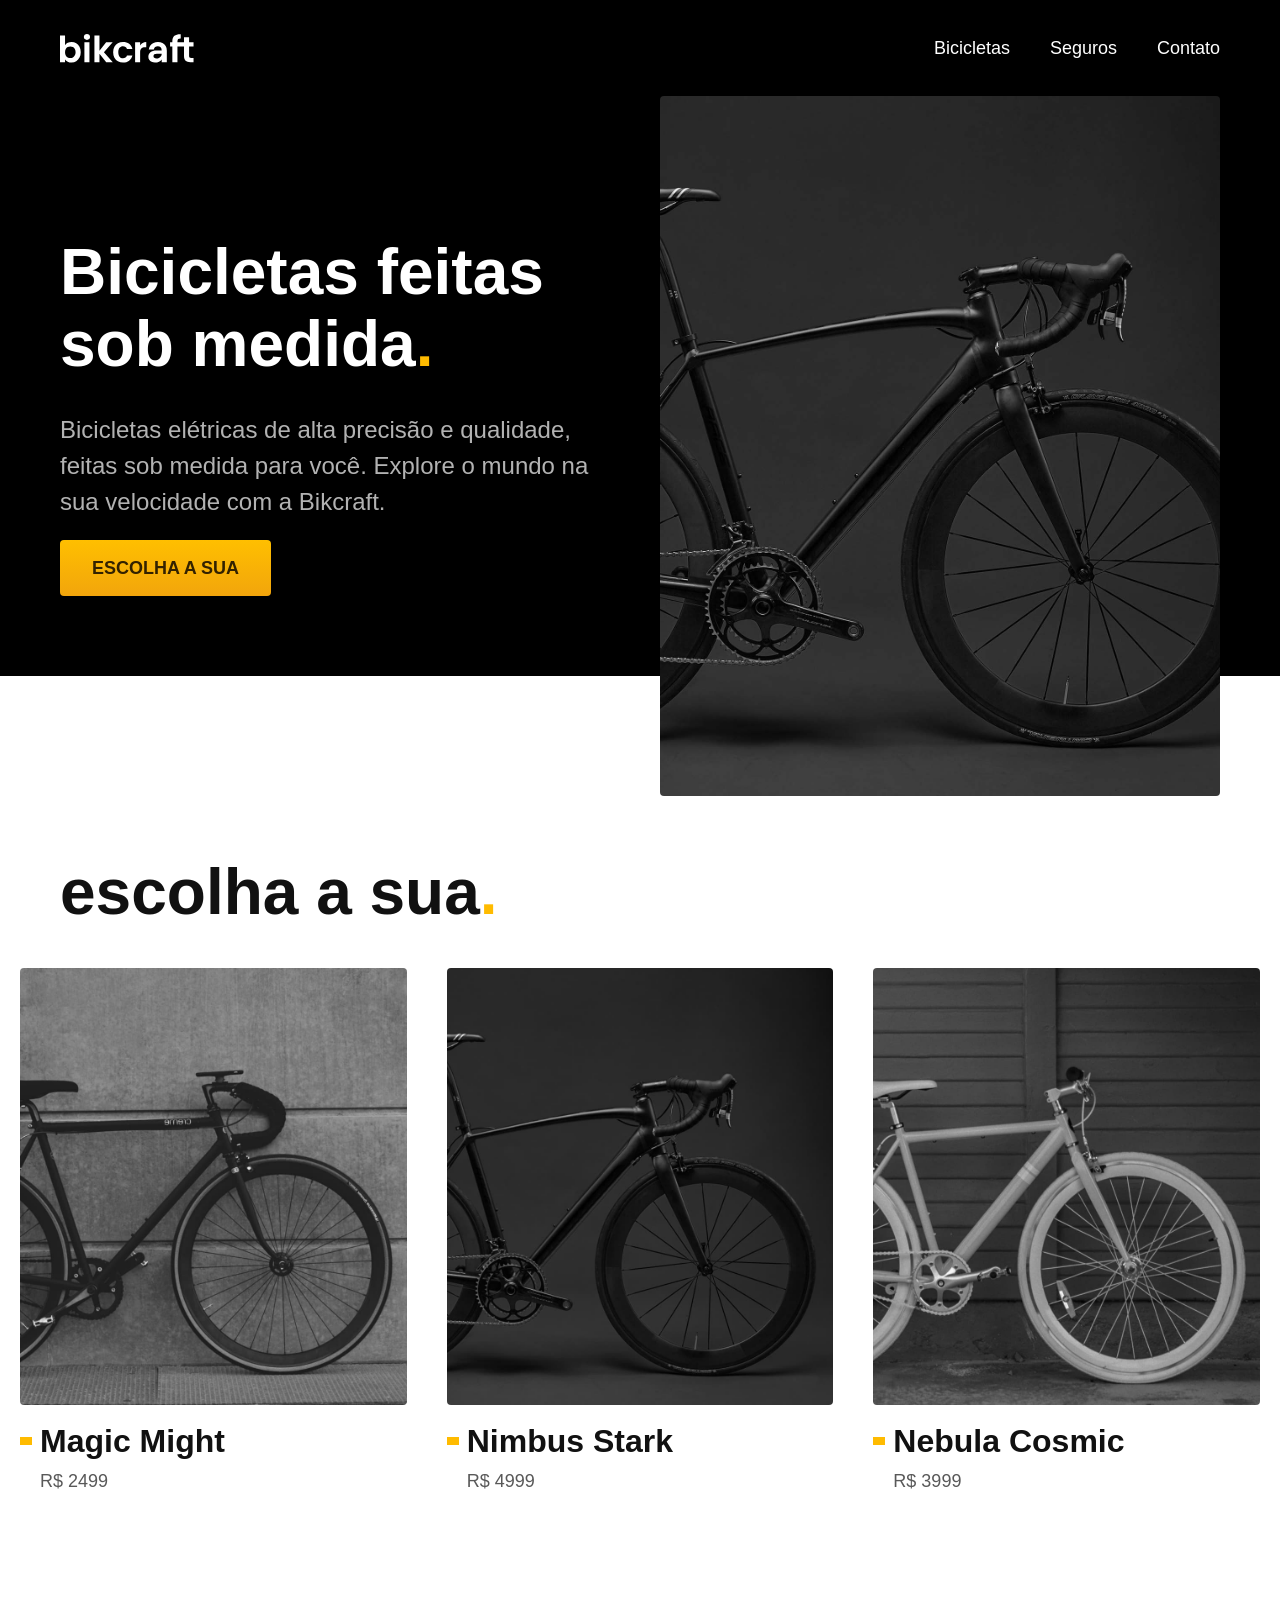
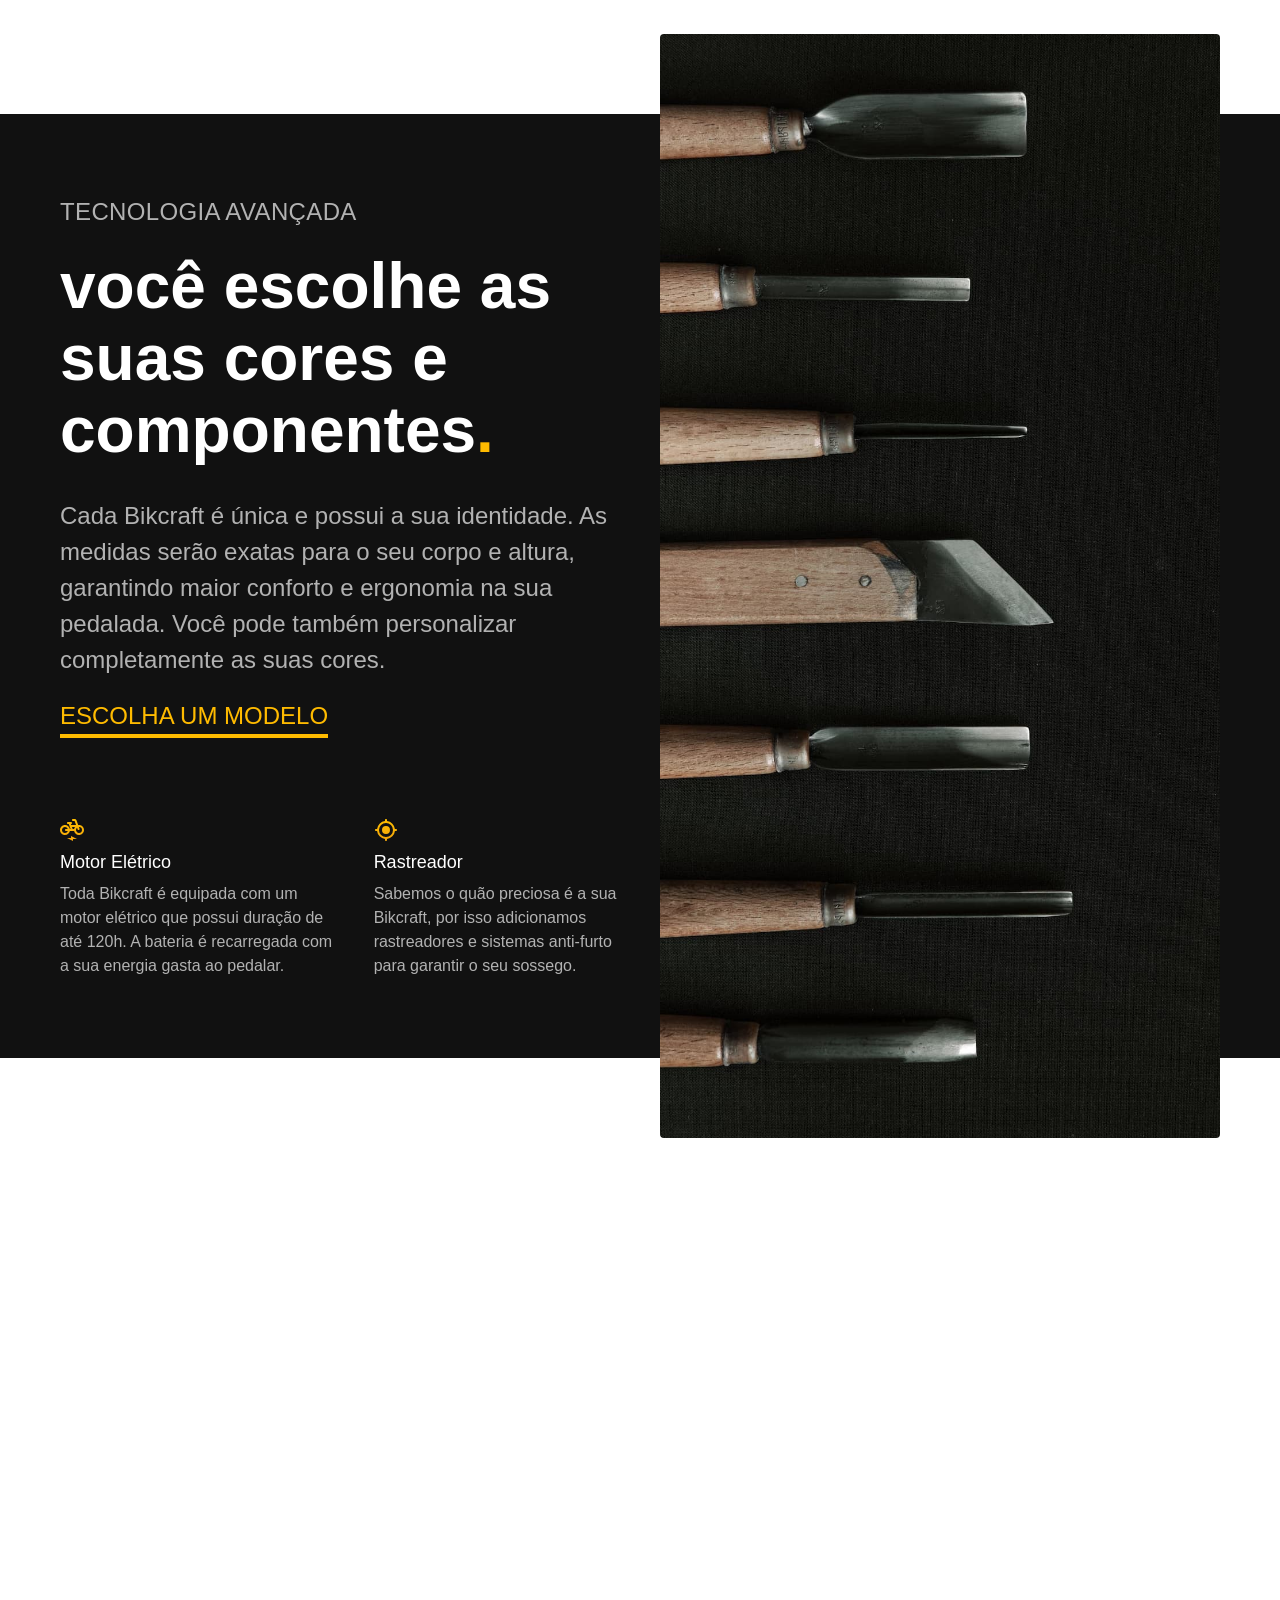
<file: 10-projeto-final/10-projeto-final/1014-tecnologia/index.html>
<!DOCTYPE html>
<html lang="pt-br">

<head>
  <meta charset="UTF-8">
  <meta name="viewport" content="width=device-width, initial-scale=1.0">

  <title>Bikcraft - Bicicletas Elétricas</title>
  <meta name="description" content="Bicicletas elétricas de alta precisão e qualidade, feitas sob medida para o cliente. Explore o mundo na sua velocidade com a Bikcraft.">

  <link rel="stylesheet" href="./css/style.css">
</head>

<body>
  <header class="header-bg">
    <div class="header container">
      <a href="./">
        <img src="./img/bikcraft.svg" alt="Bikcraft">
      </a>

      <nav aria-label="primaria">
        <ul class="header-menu font-1-m cor-0">
          <li><a href="./bicicletas.html">Bicicletas</a></li>
          <li><a href="./seguros.html">Seguros</a></li>
          <li><a href="./contato.html">Contato</a></li>
        </ul>
      </nav>
    </div>
  </header>

  <main class="introducao-bg">
    <div class="introducao container">
      <div class="introducao-conteudo">
        <h1 class="font-1-xxl cor-0">Bicicletas feitas sob medida<span class="cor-p1">.</span></h1>
        <p class="font-2-l cor-5">Bicicletas elétricas de alta precisão e qualidade, feitas sob medida para você. Explore o mundo na sua velocidade com a Bikcraft.</p>
        <a class="botao" href="./bicicletas.html">Escolha a sua</a>
      </div>
      <div>
        <img src="./img/fotos/introducao.jpg" alt="Bicicleta elétrica preta.">
      </div>
    </div>
  </main>

  <article class="bicicletas-lista">
    <h2 class="container font-1-xxl">escolha a sua<span class="cor-p1">.</span></h2>

    <ul>
      <li>
        <a href="./bicicletas/magic.html">
          <img src="./img/bicicletas/magic-home.jpg" alt="Bicicleta preta">
          <h3 class="font-1-xl">Magic Might</h3>
          <span class="font-2-m cor-8">R$ 2499</span>
        </a>
      </li>
      <li>
        <a href="./bicicletas/nimbus.html">
          <img src="./img/bicicletas/nimbus-home.jpg" alt="Bicicleta preta">
          <h3 class="font-1-xl">Nimbus Stark</h3>
          <span class="font-2-m cor-8">R$ 4999</span>
        </a>
      </li>
      <li>
        <a href="./bicicletas/nebula.html">
          <img src="./img/bicicletas/nebula-home.jpg" alt="Bicicleta preta">
          <h3 class="font-1-xl">Nebula Cosmic</h3>
          <span class="font-2-m cor-8">R$ 3999</span>
        </a>
      </li>
    </ul>
  </article>

  <article class="tecnologia-bg">
    <div class="tecnologia container">
      <div class="tecnologia-conteudo">
        <span class="font-2-l-b cor-5">Tecnologia Avançada</span>
        <h2 class="font-1-xxl cor-0">você escolhe as suas cores e componentes<span class="cor-p1">.</span></h2>
        <p class="font-2-l cor-5">Cada Bikcraft é única e possui a sua identidade. As medidas serão exatas para o seu corpo e altura, garantindo maior conforto e ergonomia na sua pedalada. Você pode também personalizar completamente as suas cores.</p>
        <a class="link" href="./bicicletas.html">Escolha um modelo</a>
        <div class="tecnologia-vantagens">
          <div>
            <img src="./img/icones/eletrica.svg" alt="">
            <h3 class="font-1-m cor-0">Motor Elétrico</h3>
            <p class="font-2-s cor-5">Toda Bikcraft é equipada com um motor elétrico que possui duração de até 120h. A bateria é recarregada com a sua energia gasta ao pedalar.</p>
          </div>
          <div>
            <img src="./img/icones/rastreador.svg" alt="">
            <h3 class="font-1-m cor-0">Rastreador</h3>
            <p class="font-2-s cor-5">Sabemos o quão preciosa é a sua Bikcraft, por isso adicionamos rastreadores e sistemas anti-furto para garantir o seu sossego.</p>
          </div>
        </div>
      </div>
      <div class="tecnologia-imagem">
        <img src="./img/fotos/tecnologia.jpg" alt="">
      </div>
    </div>
  </article>
</body>

</html>
</file>
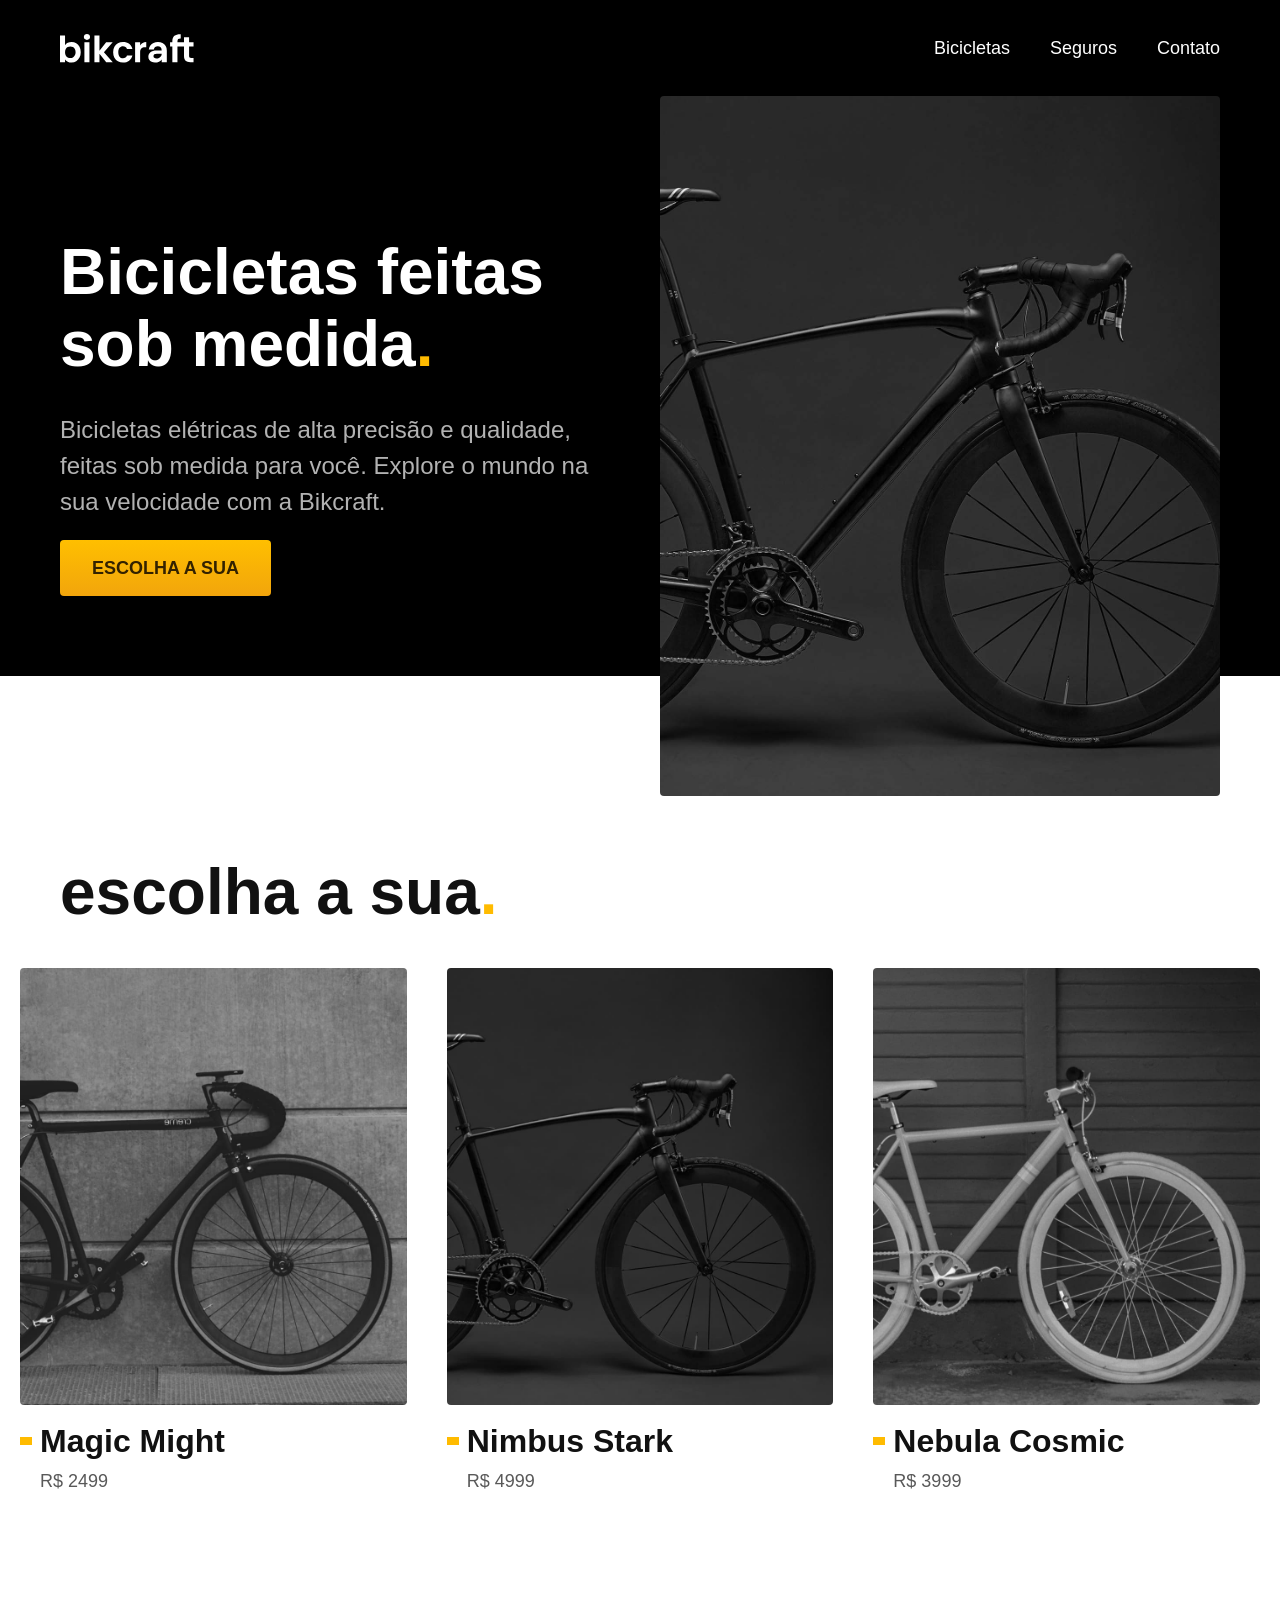
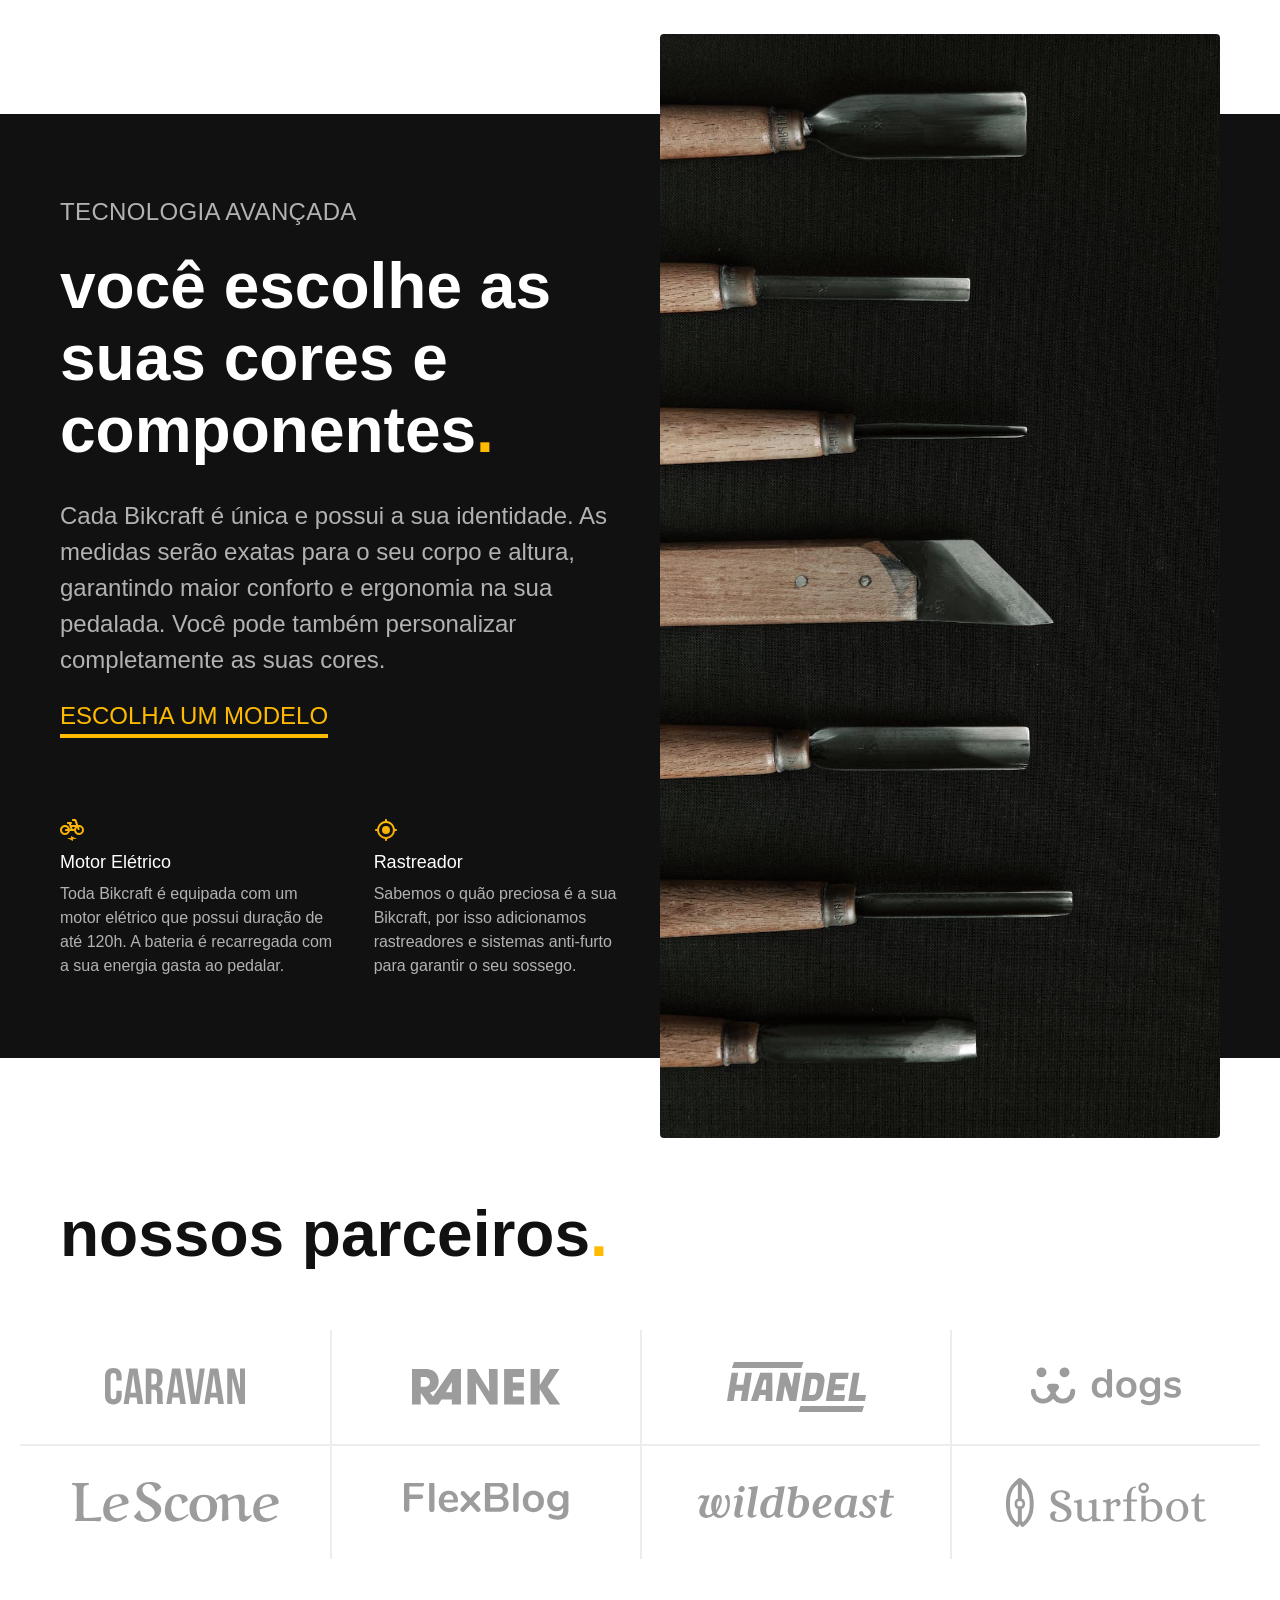
<file: 10-projeto-final/10-projeto-final/1015-parceiros/index.html>
<!DOCTYPE html>
<html lang="pt-br">

<head>
  <meta charset="UTF-8">
  <meta name="viewport" content="width=device-width, initial-scale=1.0">

  <title>Bikcraft - Bicicletas Elétricas</title>
  <meta name="description" content="Bicicletas elétricas de alta precisão e qualidade, feitas sob medida para o cliente. Explore o mundo na sua velocidade com a Bikcraft.">

  <link rel="stylesheet" href="./css/style.css">
</head>

<body>
  <header class="header-bg">
    <div class="header container">
      <a href="./">
        <img src="./img/bikcraft.svg" alt="Bikcraft">
      </a>

      <nav aria-label="primaria">
        <ul class="header-menu font-1-m cor-0">
          <li><a href="./bicicletas.html">Bicicletas</a></li>
          <li><a href="./seguros.html">Seguros</a></li>
          <li><a href="./contato.html">Contato</a></li>
        </ul>
      </nav>
    </div>
  </header>

  <main class="introducao-bg">
    <div class="introducao container">
      <div class="introducao-conteudo">
        <h1 class="font-1-xxl cor-0">Bicicletas feitas sob medida<span class="cor-p1">.</span></h1>
        <p class="font-2-l cor-5">Bicicletas elétricas de alta precisão e qualidade, feitas sob medida para você. Explore o mundo na sua velocidade com a Bikcraft.</p>
        <a class="botao" href="./bicicletas.html">Escolha a sua</a>
      </div>
      <div>
        <img src="./img/fotos/introducao.jpg" alt="Bicicleta elétrica preta.">
      </div>
    </div>
  </main>

  <article class="bicicletas-lista">
    <h2 class="container font-1-xxl">escolha a sua<span class="cor-p1">.</span></h2>

    <ul>
      <li>
        <a href="./bicicletas/magic.html">
          <img src="./img/bicicletas/magic-home.jpg" alt="Bicicleta preta">
          <h3 class="font-1-xl">Magic Might</h3>
          <span class="font-2-m cor-8">R$ 2499</span>
        </a>
      </li>
      <li>
        <a href="./bicicletas/nimbus.html">
          <img src="./img/bicicletas/nimbus-home.jpg" alt="Bicicleta preta">
          <h3 class="font-1-xl">Nimbus Stark</h3>
          <span class="font-2-m cor-8">R$ 4999</span>
        </a>
      </li>
      <li>
        <a href="./bicicletas/nebula.html">
          <img src="./img/bicicletas/nebula-home.jpg" alt="Bicicleta preta">
          <h3 class="font-1-xl">Nebula Cosmic</h3>
          <span class="font-2-m cor-8">R$ 3999</span>
        </a>
      </li>
    </ul>
  </article>

  <article class="tecnologia-bg">
    <div class="tecnologia container">
      <div class="tecnologia-conteudo">
        <span class="font-2-l-b cor-5">Tecnologia Avançada</span>
        <h2 class="font-1-xxl cor-0">você escolhe as suas cores e componentes<span class="cor-p1">.</span></h2>
        <p class="font-2-l cor-5">Cada Bikcraft é única e possui a sua identidade. As medidas serão exatas para o seu corpo e altura, garantindo maior conforto e ergonomia na sua pedalada. Você pode também personalizar completamente as suas cores.</p>
        <a class="link" href="./bicicletas.html">Escolha um modelo</a>
        <div class="tecnologia-vantagens">
          <div>
            <img src="./img/icones/eletrica.svg" alt="">
            <h3 class="font-1-m cor-0">Motor Elétrico</h3>
            <p class="font-2-s cor-5">Toda Bikcraft é equipada com um motor elétrico que possui duração de até 120h. A bateria é recarregada com a sua energia gasta ao pedalar.</p>
          </div>
          <div>
            <img src="./img/icones/rastreador.svg" alt="">
            <h3 class="font-1-m cor-0">Rastreador</h3>
            <p class="font-2-s cor-5">Sabemos o quão preciosa é a sua Bikcraft, por isso adicionamos rastreadores e sistemas anti-furto para garantir o seu sossego.</p>
          </div>
        </div>
      </div>
      <div class="tecnologia-imagem">
        <img src="./img/fotos/tecnologia.jpg" alt="">
      </div>
    </div>
  </article>

  <section class="parceiros" aria-label="Nossos Parceiros">
    <h2 class="container font-1-xxl">nossos parceiros<span class="cor-p1">.</span></h2>

    <ul>
      <li><img src="./img/parceiros/caravan.svg" alt="caravan"></li>
      <li><img src="./img/parceiros/ranek.svg" alt="ranek"></li>
      <li><img src="./img/parceiros/handel.svg" alt="handel"></li>
      <li><img src="./img/parceiros/dogs.svg" alt="dogs"></li>
      <li><img src="./img/parceiros/lescone.svg" alt="lescone"></li>
      <li><img src="./img/parceiros/flexblog.svg" alt="flexblog"></li>
      <li><img src="./img/parceiros/wildbeast.svg" alt="wildbeast"></li>
      <li><img src="./img/parceiros/surfbot.svg" alt="surfbot"></li>
    </ul>
  </section>
</body>

</html>
</file>
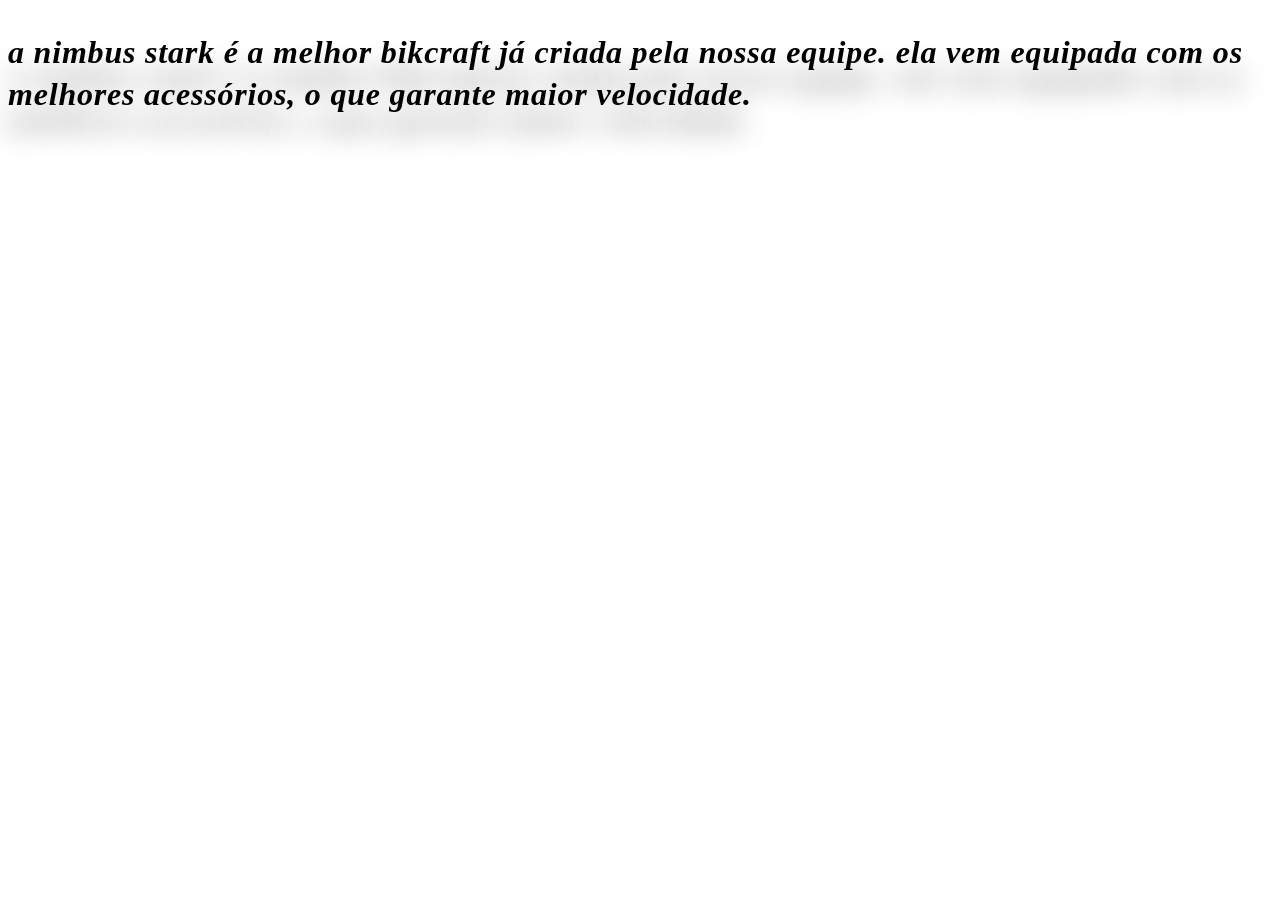
<file: 05-css-propriedades/05-css-propriedades/0502-tipografia/web/index.html>
<!DOCTYPE html>
<html>

<head>
  <meta charset="UTF-8">
  <title>Tipografia</title>
  <link rel="stylesheet" href="./style.css">
</head>

<body>
  <p>A Nimbus Stark é a melhor Bikcraft já criada pela nossa equipe. Ela vem
    equipada com os melhores acessórios, o que garante maior velocidade.</p>
</body>

</html>
</file>
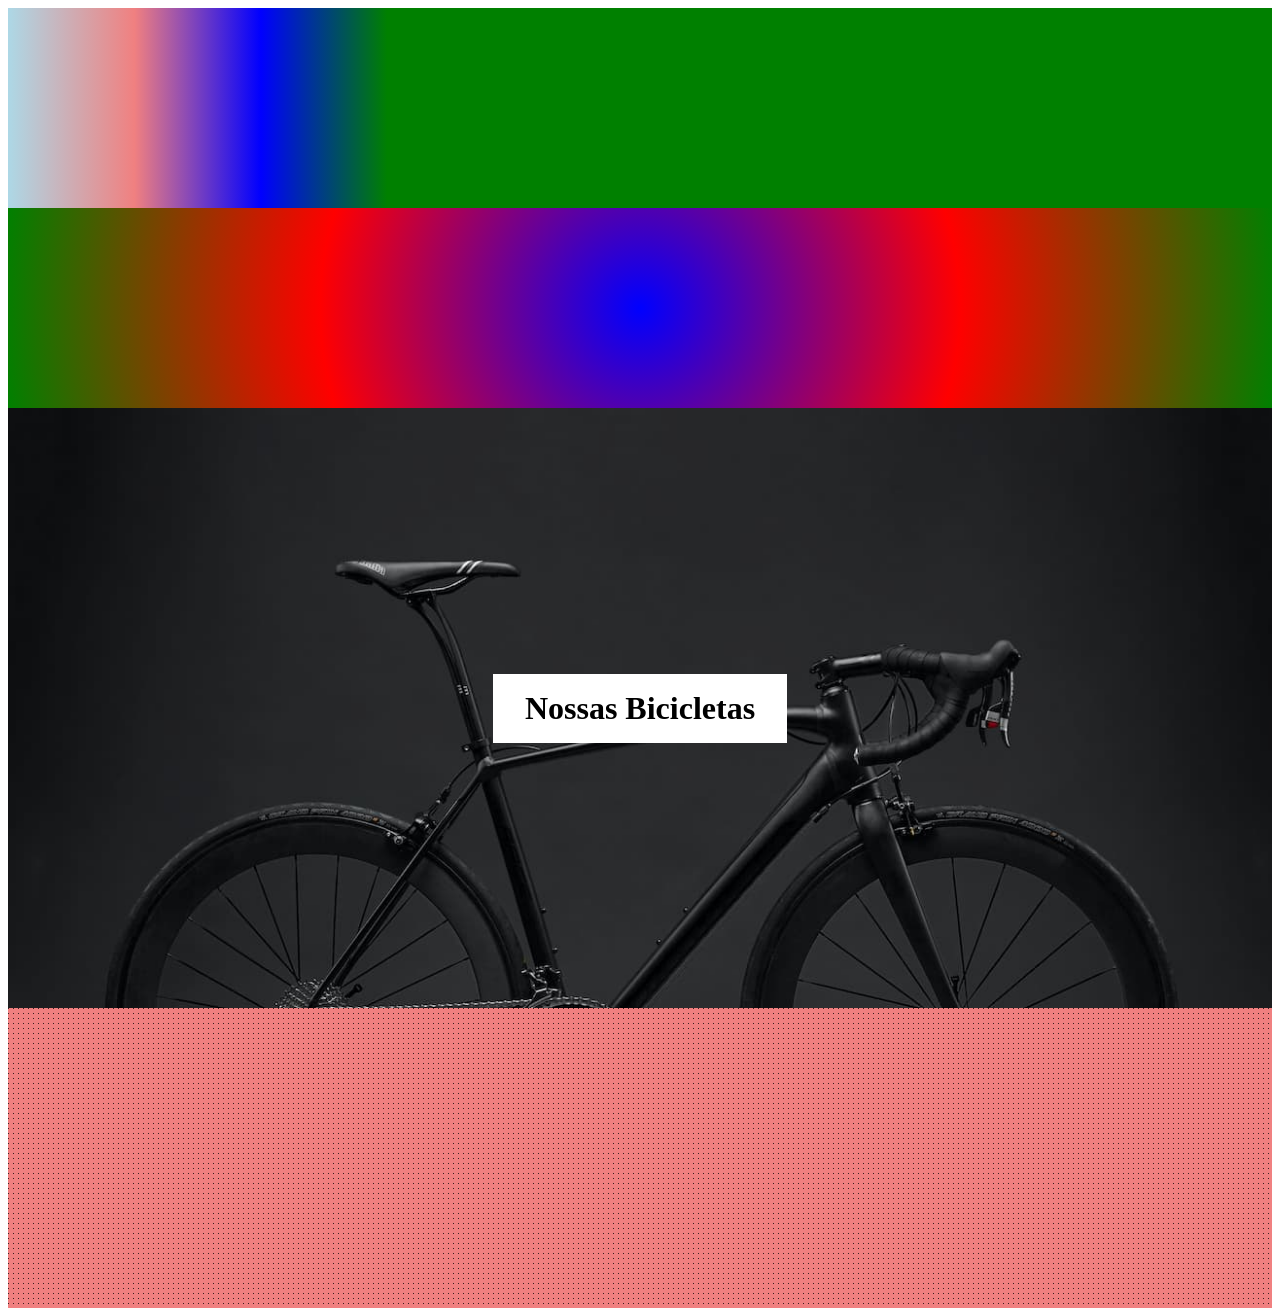
<file: 05-css-propriedades/05-css-propriedades/0503-background/web/index.html>
<!DOCTYPE html>
<html>

<head>
  <meta charset="UTF-8">
  <title>Background</title>
  <link rel="stylesheet" href="./style.css">
</head>

<body>
  <div class="linear"></div>
  <div class="radial"></div>

  <div class="bicicleta">
    <h1>Nossas Bicicletas</h1>
  </div>

  <div class="pattern"></div>
</body>

</html>
</file>
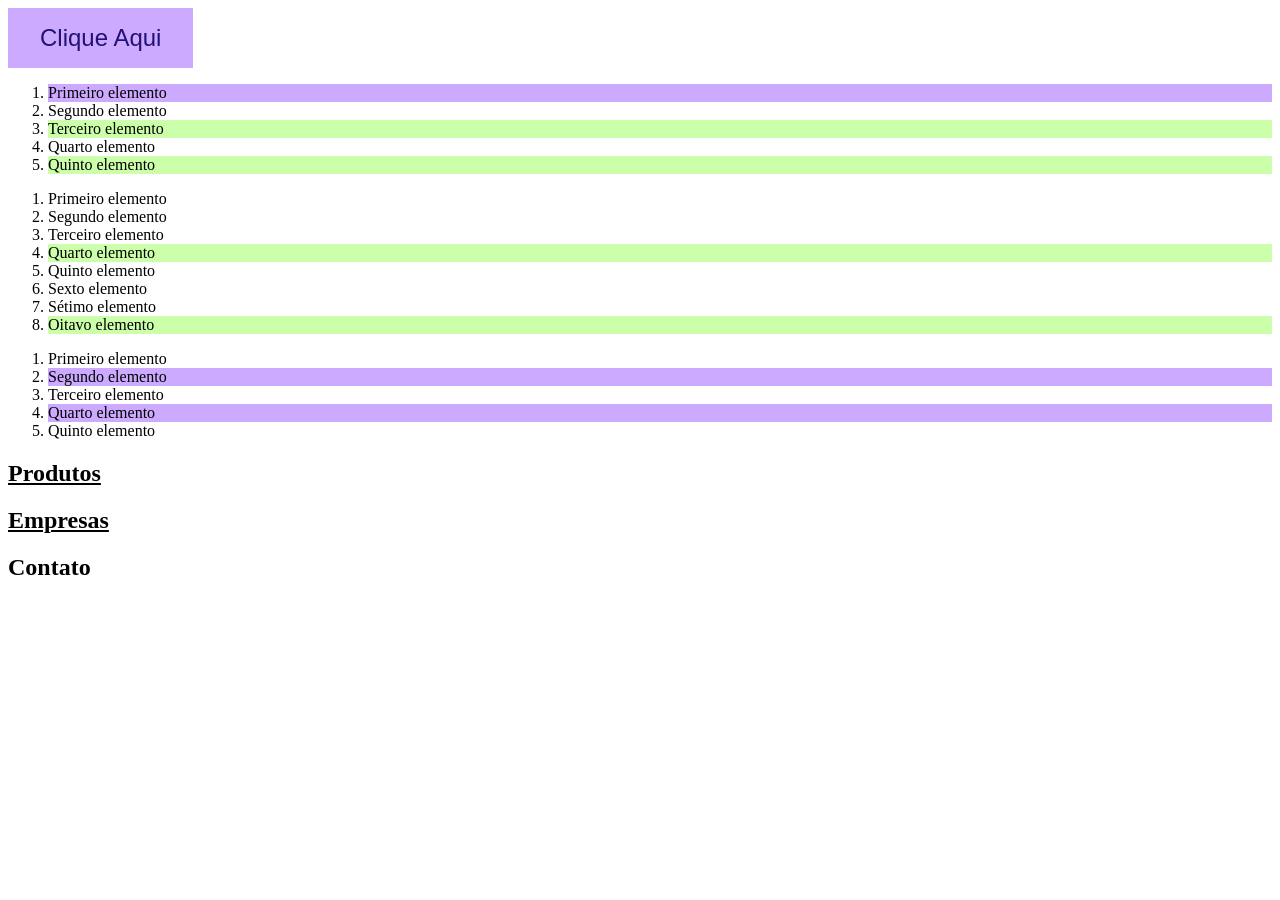
<file: 05-css-propriedades/05-css-propriedades/0504-pseudo-classes/web/index.html>
<!DOCTYPE html>
<html>

<head>
  <meta charset="UTF-8">
  <title>Pseudo Classes</title>
  <link rel="stylesheet" href="./style.css">
</head>

<body>
  <a href="/">Clique Aqui</a>

  <ol class="lista-1">
    <li>Primeiro elemento</li>
    <li>Segundo elemento</li>
    <li>Terceiro elemento</li>
    <li>Quarto elemento</li>
    <li>Quinto elemento</li>
  </ol>

  <ol class="lista-2">
    <li>Primeiro elemento</li>
    <li>Segundo elemento</li>
    <li>Terceiro elemento</li>
    <li>Quarto elemento</li>
    <li>Quinto elemento</li>
    <li>Sexto elemento</li>
    <li>Sétimo elemento</li>
    <li>Oitavo elemento</li>
  </ol>

  <ol class="lista-3">
    <li>Primeiro elemento</li>
    <li>Segundo elemento</li>
    <li class="terceiro">Terceiro elemento</li>
    <li>Quarto elemento</li>
    <li>Quinto elemento</li>
  </ol>

  <section>
    <h2>Produtos</h2>
    <h2>Empresas</h2>
    <h2 class="contato">Contato</h2>
  </section>
</body>

</html>
</file>
<file: style.css>
a {
  color: gold;
  text-decoration: none;
}

img {
  max-width: 100%;
}
span {
  display: inline-block;
  background-color: blue;
}

span {
  padding: 30px;
  padding: 20px 40px;
  padding: 40px 100px 200px 10px;
}
</file>
<file: 07 - Portfolio - Exercicio/style.css>
a {
  text-decoration: none;
}

a:visited {
  color: white;
  text-decoration: none;
}

ul {
  list-style-type: none;
}

body {
  margin: 0;
}

.topo {
  grid-template-columns: 1fr 1fr;
  flex-wrap: wrap;
  padding-top: 3rem;
  max-width: 2500px;
  display: grid;
}

.marca {
  padding-left: 3rem;
}

.nav {
  flex-wrap: wrap;
  justify-content: right;
}

.navegacao {
  display: flex;
  flex-wrap: wrap;
  justify-content: right;
  gap: 5rem;
  padding-top: 0.5rem;
  padding-right: 7rem;
}

.navegacao a {
  color: black;
}

.navegacaoItem {
  display: block;
  text-align: right;
  justify-items: right;
  flex-wrap: wrap;
  font-size: 1.4rem;
  font-weight: bold;
}

.perfil {
  grid-template-columns: 1fr 2fr;
  display: flex;
  flex-wrap: wrap;
  padding-top: 4rem;
  max-width: 2500px;
  display: grid;
}

.perfil img {
  max-width: 700px;
  max-height: 750px;
  width: auto;
  height: auto;
  object-fit: cover;
}

.textoPerfil {
  display: flex;
  flex-direction: column;
  justify-content: flex-start;
  flex-wrap: wrap;
  padding-left: 6rem;
  position: relative;
}

.textoPerfil h1::before {
  content: "";
  display: block;
  background-image: url(./img/detalhe.svg);
  background-size: contain;
  background-repeat: no-repeat;
  z-index: -999;
  height: 10.2rem;
  width: 10.2rem;
  top: 2.6rem;
  left: 2.6rem;
  position: absolute;
}

.textoPerfil h1 {
  font-size: 6rem;
  max-width: 14ch;
  font-weight: bold;
  margin-bottom: 0px;
}

.textoPerfil h2 {
  font-size: 2rem;
  color: rgb(68, 68, 68);
}

.experienciaPrincipal {
  grid-template-columns: 1fr 2fr;
  display: flex;
  flex-wrap: wrap;
  padding-top: 4rem;
  max-width: 2500px;
  display: grid;
}

.expTexto h2 {
  font-size: 8rem;
  max-width: 3em;
  color: rgb(192, 192, 192);
  word-break: break-word;
  padding-left: 3rem;
  padding-top: 2rem;
}

.experiencia {
  grid-template-rows: 1fr 1fr 1fr 1fr;
  display: flex;
  flex-wrap: wrap;
  padding-top: 4rem;
  max-width: 2500px;
  display: grid;
}

.expDescricao {
  padding-left: 1rem;
  font-size: 2rem;
  max-width: 60ch;
  display: flex;
  flex-direction: column;
  justify-content: flex-start;
}

.expContainer1 {
  grid-template-columns: 1fr 1fr;
  display: grid;
  background-color: rgb(231, 231, 231);
  border-radius: 0.5rem;
  padding: 1rem;
  max-height: 11rem;
  position: relative;
}

.expContainerTexto {
  padding-left: 1rem;
}

.expContainerTexto h2 {
  font-size: 2rem;
  max-width: 63ch;
}

.expContainerTexto h3 {
  font-size: 1.2rem;
  max-width: 50ch;
}

.listaTecnologias {
  width: auto;
  display: flex;
  flex-wrap: wrap;
  gap: 1rem;
  padding-top: 0.5rem;
}

.expTecnologias {
  background-color: white;
  padding: 0.7rem;
  border-radius: 0.3rem;
}

.expContainer2 {
  grid-template-columns: 1fr 1fr;
  display: grid;
  background-color: rgb(231, 231, 231);
  border-radius: 0.5rem;
  padding: 1rem;
  max-height: 11rem;
  position: relative;
}

.expContainer3 {
  grid-template-columns: 1fr 1fr;
  display: grid;
  background-color: rgb(231, 231, 231);
  border-radius: 0.5rem;
  padding: 1rem;
  max-height: 11rem;
  position: relative;
}

.expContainer1 .expContainerTexto h3::before {
  content: "2045";
  width: 0.2rem;
  height: 2rem;
  position: absolute;
  top: 1rem;
  left: -4rem;
  z-index: 999;
}

.expContainer1 .expContainerTexto h2::before {
  content: "";
  width: 0.25rem;
  height: 2rem;
  background-color: rgb(0, 170, 0);
  position: absolute;
  top: 1rem;
  left: -0.1rem;
  z-index: 999;
}

.expContainer2 .expContainerTexto h3::before {
  content: "2044/45";
  width: 0.6rem;
  height: 2rem;
  position: absolute;
  top: 1rem;
  left: -6rem;
  z-index: 999;
}

.expContainer2 .expContainerTexto h2::before {
  content: "";
  width: 0.25rem;
  height: 2rem;
  background-color: rgb(0, 170, 0);
  position: absolute;
  top: 1rem;
  left: -0.1rem;
  z-index: 999;
}

.expContainerTecnologias h2 {
  padding-left: 2.2rem;
  font-weight: bold;
}

.expContainer3 .expContainerTexto h3::before {
  content: "2044";
  width: 0.2rem;
  height: 2rem;
  position: absolute;
  top: 1rem;
  left: -4rem;
  z-index: 999;
}

.expContainer3 .expContainerTexto h2::before {
  content: "";
  width: 0.25rem;
  height: 2rem;
  background-color: rgb(0, 170, 0);
  position: absolute;
  top: 1rem;
  left: -0.1rem;
  z-index: 999;
}

.formacaoPrincipal {
  background-color: rgb(32, 32, 32);
  grid-template-columns: 1fr 2fr;
  display: grid;
}

.formacaoTexto h2 {
  font-size: 8rem;
  max-width: 3.5em;
  color: rgb(0, 0, 0);
  word-break: break-word;
  padding-left: 4rem;
}

.formacao {
  grid-template-rows: 1fr 1fr 1fr;
  display: grid;
  padding-left: 5rem;
}

.formacaoDescricao {
  color: rgb(199, 199, 199);
  font-size: 1.3rem;
  max-width: 60ch;
  padding-top: 6rem;
}

.formacaoContainers {
  grid-template-columns: 1fr 1fr 1fr;
  display: grid;
  margin-top: 1rem;
}

.formacaoContainer {
  background-color: black;
  border-radius: 1rem;
  max-height: 15rem;
  max-width: 20rem;
}

.formacaoContainerTexto {
  padding-left: 1.5rem;
  margin: 0 auto;
  padding-bottom: 0rem;
  position: relative;
  gap: 2rem;
}

.formacaoContainerTexto h2 {
  color: rgb(255, 255, 255);

  font-size: 1.5rem;
  max-width: 10.5em;
  word-break: break-word;
  display: flex;
}

.formacaoContainerTexto h3 {
  color: rgb(189, 189, 189);
  font-size: 1.5rem;
  max-width: 10.5em;
  word-break: break-word;
}

.formacaoContainerTexto h2::before {
  content: "";
  width: 0.25rem;
  height: 1.5rem;
  background-color: rgb(0, 199, 0);
  position: absolute;
  top: 3.3rem;
  left: -0.2rem;
  z-index: 999;
}

.paddingTexto {
  display: flex;
  flex-direction: column;
  justify-content: flex-end;
  /* TEM QUE ARRUMAR DEPOIS PRA FICAR NA ESQUERDA EM BAIXO */
  align-items: flex-start;
}

.formacaoExtras {
  display: grid;
  grid-template-rows: 1fr 1fr;
  position: relative;
}

.formacaoExtras h2 {
  color: gray;
  font-size: 1.3rem;
}

.formacaoExtras .iconeCursos::before {
  content: "";
  width: 1.5rem;
  height: 1.5rem;
  background-image: url(./img/cursos.svg);
  background-repeat: no-repeat;
  position: absolute;
  top: 1rem;
  left: -2.5rem;
  z-index: 999;
}

.formacaoExtras .tempoCursos1::after {
  content: "56h";
  width: 1.5rem;
  height: 1.5rem;
  position: absolute;
  top: 4rem;
  right: 2rem;
  color: gray;
  z-index: 999;
}

.formacaoExtras .tempoCursos2::after {
  content: "72h";
  width: 1.5rem;
  height: 1.5rem;
  position: absolute;
  top: 7rem;
  right: 2rem;
  color: gray;
  z-index: 999;
}

.formacaoExtras h3 {
  color: rgb(255, 255, 255);
  font-size: 1.6rem;
}

.formacaoExtras .iconeIdiomas::before {
  content: "";
  width: 1.5rem;
  height: 1.5rem;
  background-image: url(./img/idiomas.svg);
  background-repeat: no-repeat;
  position: absolute;
  top: 12.2rem;
  left: -2.5rem;
  z-index: 999;
}

.formacaoExtras .textoIdiomas1::before {
  content: "/Fluente";
  width: 1.5rem;
  height: 1.5rem;
  position: absolute;
  color: gray;
  top: 15.4rem;
  left: 4.7rem;
  z-index: 999;
}

.formacaoExtras .textoIdiomas2::before {
  content: "/Intermediário";
  width: 1.5rem;
  height: 1.5rem;
  position: absolute;
  color: gray;
  top: 18.9rem;
  left: 7rem;
  z-index: 999;
}

.footer {
  background: black;
  grid-template-columns: 1fr 1fr;
  flex-wrap: wrap;
  padding-top: 3rem;
  max-width: 2500px;
  display: grid;
}

.textoContato {
  grid-template-rows: 1fr 1fr;
  display: grid;
  position: relative;
}

.textoContato h2::before {
  content: "";
  display: block;
  background-image: url(./img/detalhe.svg);
  background-repeat: no-repeat;
  z-index: 999;
  height: 10.2rem;
  width: 10.2rem;
  top: -7rem;
  left: 2.6rem;
  position: absolute;
}

.textoContato h2 {
  color: gray;
  padding-left: 5rem;
  max-width: 45ch;
  font-size: 1.5rem;
  padding-top: 5rem;
}

.textoContato h3 {
  color: gray;
  padding-left: 5rem;
  max-width: 45ch;
  font-size: 1.5rem;
  padding-top: 5rem;
}

.contatos {
  color: white;
  display: flex;
  font-size: 2rem;
  flex-direction: column;
  gap: 1rem;
  padding-top: 3rem;
  text-decoration: none;
}
</file>
<file: cinema/css/style.css>
.hoje {
  color: darkred;
}

.amanha {
  color: darkblue;
}

div {
  background-color: #111;
}

a {
  text-decoration: none;
}

h2 a {
  color: seagreen;
}

p {
  font-size: 20px;
}

html {
  font-family: Arial, Helvetica, sans-serif;
}
</file>
<file: exercicio 2/style.css>
.produto {
  font-size: 30px;
}

.amarelo {
  color: #febe01;
}

.divisao {
  width: 900px;
  margin: 30px;
  padding: 10px;
  padding-left: 25px;
}

div {
  background-color: #111;
  color: white;
  border-radius: 8px;
}

h1 {
  text-align: center;
  border-radius: 4px;
  margin: 60px;
  margin-top: 80px;
  font-size: 50px;
}

h3 {
  color: #b2b2b2;
}

html {
  background-color: green;
}

.carro {
  background-color: #febe01;
  color: #332200;
  width: 140px;
  height: 50px;
  margin-bottom: 20px;
  margin-top: 10px;
  border-radius: 10px;
  font-size: 15px;
}

.bicicleta {
  background-color: #febe01;
  color: #332200;
  width: 160px;
  height: 50px;
  margin-bottom: 20px;
  margin-top: 10px;
  border-radius: 10px;
  font-size: 15px;
}
</file>
<file: Flexbox/style.css>
.flex {
  display: flex;
  flex-wrap: wrap;
  gap: 20px;
  justify-content: center;
}

h2 {
  background: #e7e7e7;
  border: 1px solid #d7d7d7;
  padding: 20px;
  margin: 0px;
}
</file>
<file: Grid Columns/style.css>
.grid {
  display: grid;
  gap: 20px;
  grid-template-columns: repeat (3, 1fr);
}

.titulo {
  grid-column: 1/3;
}

.info {
  display: grid;
  place-items: start;
  place-self: start;
  gap: 20px;
}

/* Estilos Gerais */

body {
  font-family: Arial;
  margin: 40px;
}

h1,
p {
  margin: 0px;
}

h1 {
  font-size: 48px;
  line-height: 1;
}

p {
  font-size: 20px;
}

img {
  max-width: 100%;
  max-width: 400px;
  border-radius: 4px;
}

.comprar {
  background: #a8f;
  color: #103;
  padding: 10px 20px;
  text-decoration: none;
  border-radius: 4px;
  text-align: center;
  font-size: 20px;
}

.preco {
  background: #ddd;
  padding: 5px 10px;
  border-radius: 4px;
}
</file>
<file: posicionamento exercicios/style.css>
html {
  background-color: #929292;
  font-family: Arial, Helvetica, sans-serif;
}

img {
  max-width: 100%;
  max-height: 100%;
}

.introducao img {
  width: 100%;
  height: 100%;
  object-fit: cover;
}

ul {
  list-style-type: none;
  padding: 0;
  margin: 0;
}

.titulo {
  text-align: center;
  font-size: 3.2rem;
  color: black;
}

.menu {
  display: flex;
  flex-wrap: wrap;
  justify-content: center;
  gap: 20px;
  padding-top: 55px;
  padding-bottom: 30px;
  list-style-type: none;
}

.menuitem {
  display: block;
  background: #ffffff;
  padding: 1rem 2rem;
  border-radius: 4px;
  color: #000000;
  text-transform: uppercase;
  border: 2px solid #fff;
  text-decoration: none;
}

.introducaotexto h1::after {
  content: "";
  width: 40px;
  height: 4px;
  background-color: #ee2211;
  position: absolute;
  top: 20px;
  right: -20px;
  z-index: 999;
}

.introducao {
  display: grid;
  grid-template-columns: 1fr 1fr;
  margin-top: 3rem;
  max-width: 1000px;
  margin: 0 auto;
}

.introducaotexto {
  display: flex;
  flex-direction: column;
  text-align: right;
  align-items: flex-end;
  background-color: white;
  padding: 40px;
  padding-left: 100px;
  padding-top: 60px;
  gap: 30px;
  position: relative;
}

.botao {
  background-color: #ee2211;
  border-radius: 5px;
  color: white;
  text-align: center;
  padding: 15px 25px;
  text-decoration: none;
  margin-top: 20px;
}

.botao:hover {
  background-color: #88150b;
}

.vantagens {
  display: grid;
  grid-template-columns: 1fr 1fr;
  max-width: 1000px;
  margin: 0 auto;
}

.vantagens1 {
  text-align: right;
  align-self: center;
  margin-top: 0px;
  margin-bottom: 0px;
  background-color: #929292;
  color: #bebebe;
  font-size: 30px;
}

.vantagenstitulo {
  margin-right: 40px;
  margin-left: 60px;
  padding: 10px;
  background-image: url(onda.svg);
}

.vantagenstexto {
  background-color: white;
  padding-left: 90px;
  padding-right: 80px;
  padding-top: 40px;
  padding-bottom: 40px;
}

.footer {
  padding: 40px;
  width: 100%;
  background-color: white;
  text-align: center;
  box-sizing: border-box;
}

h3 {
  margin-bottom: 60px;
}

.menuitem:hover {
  border-color: #ee2211;
  border-width: 2px;
  border-radius: 5px;
}

.vantagensitem {
  padding: 8px;
  border-left: 4px solid transparent;
}

.vantagensitem:hover {
  border-color: #ee2211;
}

.vantagensitem:nth-child(odd) {
  background: #f7f7f7;
}

@media (max-width: 600px) {
  .introducao {
    grid-template-columns: 1fr;
  }
  .vantagens {
    grid-template-columns: 1fr;
  }
  .introducaotexto h1::after {
    display: none;
  }
  .vantagenstexto {
    padding-left: 0px;
    padding-right: 0px;
    padding-top: 40px;
    padding-bottom: 40px;
  }
  .vantagensitem {
    border-left: 0px;
    padding: 0px 0px 0px 0px;
    max-width: 40ch;
    margin: 0 auto;
  }
}

* {
  box-sizing: border-box;
}
</file>
<file: Position/style.css>
div {
  border: 2px solid #ccc;
  padding: 20px 20px 40px 20px;
  margin-top: 40px;
  position: relative;
}

span {
  background-color: aqua;
  border: 1px solid black;
  padding: 10px;
  margin-top: 10px;
  position: relative;
  top: 5px;
}

.fixo {
  position: fixed;
  bottom: 0px;
  right: 300px;
}
</file>
<file: Projeto Final - Queops/css/style.css>
@import "../css/global/footer.css";
@import "../css/global/header.css";
@import "../css/global/global.css";

@import "../css/home/start.css";
@import "../css/home/catalog.css";
@import "../css/home/tecnologies.css";
@import "../css/home/partners.css";
@import "../css/home/quote.css";
@import "../css/home/insurance.css";

@import "../css/bicycles/bicycles.css";
</file>
<file: 10-projeto-final/10-projeto-final/1014-tecnologia/css/style.css>
@import "./global/global.css";
@import "./utilidades/tipografia.css";
@import "./utilidades/cores.css";

@import "./global/header.css";

/* Utilidades */
@import "./utilidades/componentes.css";

/* Home */
@import "./home/introducao.css";
@import "./home/tecnologia.css";

/* Bicicletas */
@import "./bicicletas/bicicletas-lista.css";
</file>
<file: 10-projeto-final/10-projeto-final/1015-parceiros/css/style.css>
@import "./global/global.css";
@import "./utilidades/tipografia.css";
@import "./utilidades/cores.css";

@import "./global/header.css";

/* Utilidades */
@import "./utilidades/componentes.css";

/* Home */
@import "./home/introducao.css";
@import "./home/tecnologia.css";
@import "./home/parceiros.css";

/* Bicicletas */
@import "./bicicletas/bicicletas-lista.css";
</file>
<file: 05-css-propriedades/05-css-propriedades/0502-tipografia/web/style.css>
p {
  font-size: 2rem;
  font-family: Georgia, "Times New Roman", Times, serif;
  font-weight: bold;
  font-style: italic;
  line-height: 1.3;
  text-decoration: none;
  text-transform: lowercase;
  /* text-indent: 5rem; */
  text-align: left;
  text-shadow: 0px 25px 30px gray;
  letter-spacing: 0.05rem;
}
</file>
<file: 05-css-propriedades/05-css-propriedades/0503-background/web/style.css>
.bicicleta {
  height: 600px;
  background-color: lightblue;
  background-image: url("./img/bicicleta.jpg");
  background-repeat: no-repeat;
  background-size: cover;
  background-position: center top;
  /* background: lightblue url("./img/bicicleta.jpg") no-repeat cover center top; */
  display: flex;
}

h1 {
  margin: auto;
  background: white;
  padding: 1rem 2rem;
}

.pattern {
  height: 300px;
  background-color: lightcoral;
  background-image: url("./img/pattern.svg");
  background-repeat: repeat;
  /* background-size: 500px; */
}

.linear {
  height: 200px;
  background-image: linear-gradient(
    to right,
    lightblue 0%,
    lightcoral 10%,
    blue 20%,
    green 30%
  );
}

.radial {
  height: 200px;
  background-image: radial-gradient(circle, blue, red, green);
}
</file>
<file: 05-css-propriedades/05-css-propriedades/0504-pseudo-classes/web/style.css>
a {
  display: inline-block;
  padding: 1rem 2rem;
  font-size: 1.5rem;
  font-family: Arial;
  text-decoration: none;
  background: #caf;
  color: #217;
}

a:hover {
  background: #adf;
  color: #147;
}

a:focus {
  background: #cfa;
  color: #371;
}

a:active {
  background: #ffa;
  color: #761;
}

/* a:visited {
  background: #fda;
  color: #731;
} */

.lista-1 li:first-child {
  background: #caf;
}

.lista-1 li:last-child {
  background: #cfa;
}

.lista-1 li:nth-child(3) {
  background: #cfa;
}

.lista-2 li:nth-child(4n) {
  background: #cfa;
}

.lista-3 li:not(:first-child, :last-child, .terceiro) {
  background: #caf;
}

h2:not(.contato) {
  text-decoration: underline;
}
</file>
